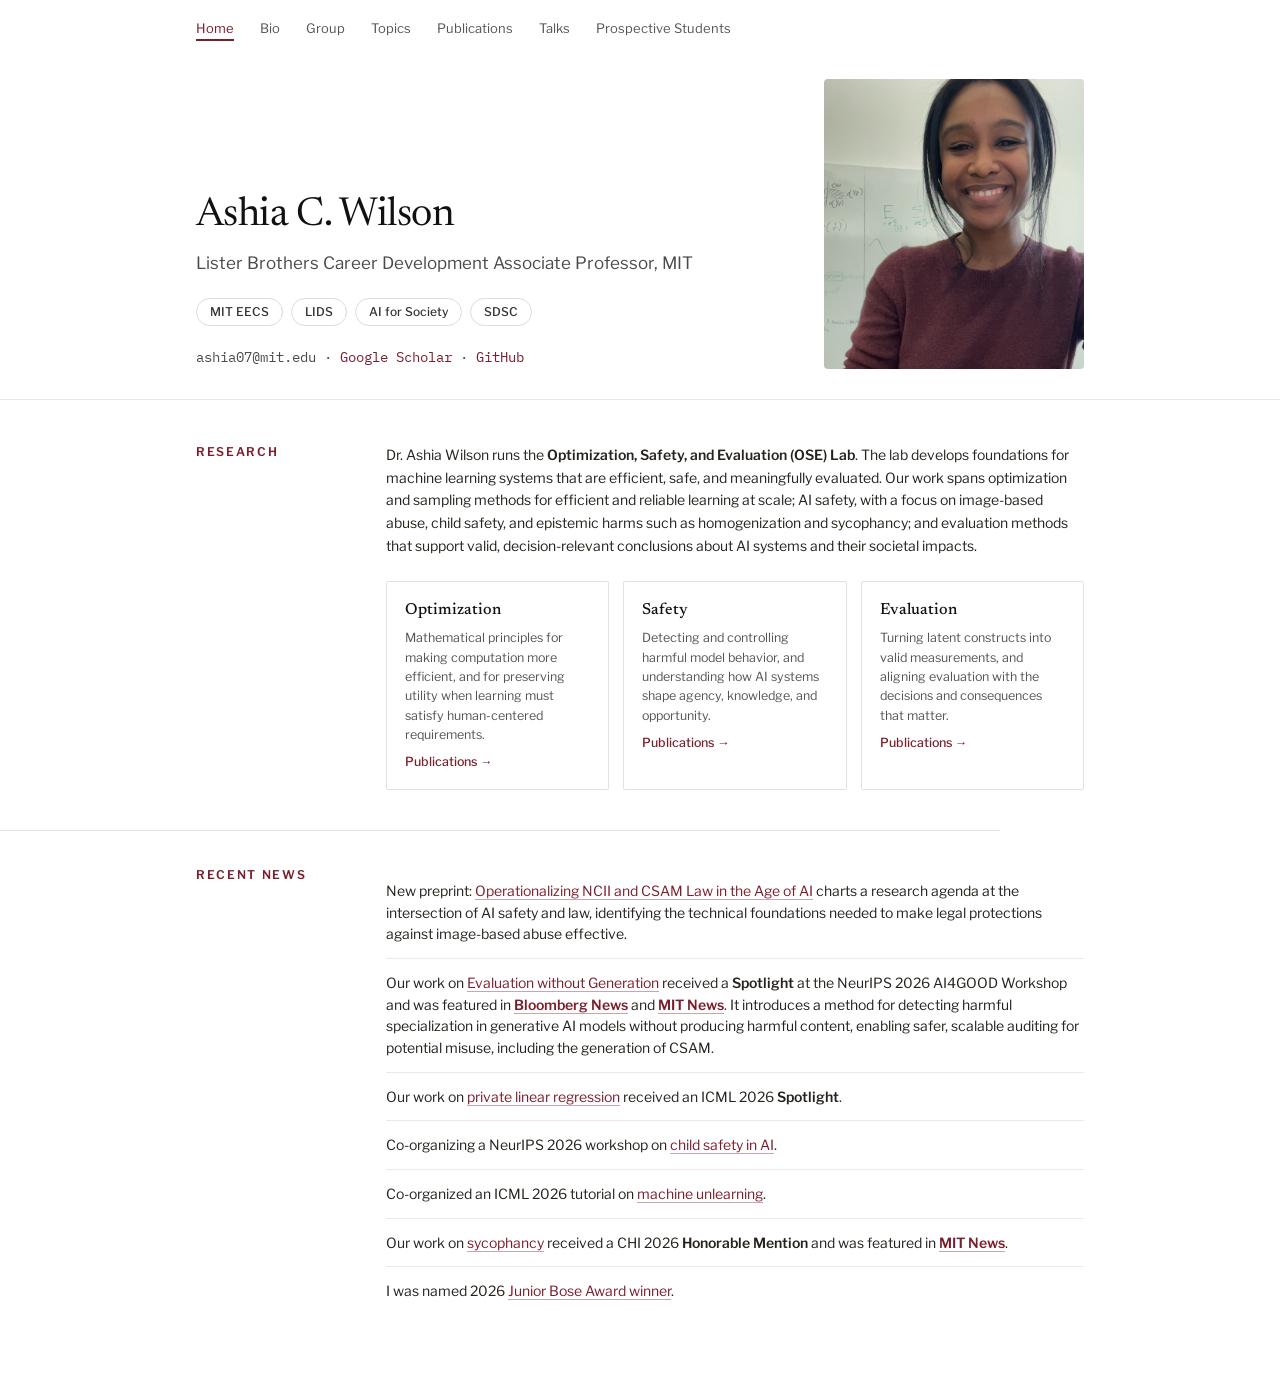
<file: index.html>
<!DOCTYPE html>
<html lang="en">
<head>
  <meta charset="UTF-8">
  <meta name="viewport" content="width=device-width, initial-scale=1.0">
  <title>Ashia C. Wilson - MIT Professor | Machine Learning & Statistics</title>
  <meta name="description" content="Ashia C. Wilson is a Lister Brothers Career Development Associate Professor at MIT EECS researching optimization, safety, evaluation, privacy, and fairness in machine learning.">
  <link rel="icon" type="image/x-icon" href="assets/icons/favicon.ico">
  <link rel="preconnect" href="https://fonts.googleapis.com">
  <link rel="preconnect" href="https://fonts.gstatic.com" crossorigin>
  <link href="https://fonts.googleapis.com/css2?family=Libre+Franklin:wght@300;400;500;600;700&family=Newsreader:ital,opsz,wght@0,6..72,300;0,6..72,400;0,6..72,500;1,6..72,400&family=IBM+Plex+Mono:wght@400;500&display=swap" rel="stylesheet">
  <link rel="stylesheet" href="assets/site.css">
</head>
<body>
  <div class="page-wrapper">
    <!-- Dark Hero Section -->
    <header class="hero-dark">
      <nav class="top-nav">
        <div class="site-title">Ashia C. Wilson</div>
        <div class="nav-links">
          <a href="index.html" class="nav-link active">Home</a>
          <a href="bio.html" class="nav-link">Bio</a>
          <a href="group.html" class="nav-link">Group</a>
          <a href="research.html" class="nav-link">Topics</a>
          <a href="publications.html" class="nav-link">Publications</a>
          <a href="talks.html" class="nav-link">Talks</a>
          <a href="new_students.html" class="nav-link">Prospective Students</a>
        </div>
      </nav>

      <div class="hero-content">
        <div class="hero-text">
          <h1>Ashia C. Wilson</h1>
          <p class="hero-subtitle">Lister Brothers Career Development Associate Professor, MIT</p>
          <div class="affiliation-tags">
            <a href="https://www.eecs.mit.edu/" target="_blank" rel="noopener noreferrer" class="tag">MIT EECS</a>
            <a href="https://lids.mit.edu/" target="_blank" rel="noopener noreferrer" class="tag">LIDS</a>
            <a href="https://aiforsociety.mit.edu/" target="_blank" rel="noopener noreferrer" class="tag">AI for Society</a>
            <a href="https://www.csail.mit.edu/sdsc" target="_blank" rel="noopener noreferrer" class="tag">SDSC</a>
          </div>
          <div class="contact-info">
            ashia07@mit.edu ·
            <a href="https://scholar.google.com/citations?hl=en&user=sV61CtsAAAAJ&view_op=list_works&sortby=pubdate" target="_blank" rel="noopener noreferrer">Google Scholar</a> ·
            <a href="https://github.com/aswilson07" target="_blank" rel="noopener noreferrer">GitHub</a>
          </div>
        </div>
        <div class="hero-image">
          <img src="assets/images/aw.png" alt="Ashia C. Wilson">
        </div>
      </div>
    </header>

    <!-- Main Content -->
    <main class="page-content-new">
      <!-- Research Section -->
      <section class="content-section">
        <div class="section-grid">
          <h2 class="section-label">Research</h2>
          <div class="section-body">
            <p class="lead-text">Dr. Ashia Wilson runs the <strong>Optimization, Safety, and Evaluation (OSE) Lab</strong>. The lab develops foundations for machine learning systems that are efficient, safe, and meaningfully evaluated. Our work spans optimization and sampling methods for efficient and reliable learning at scale; AI safety, with a focus on image-based abuse, child safety, and epistemic harms such as homogenization and sycophancy; and evaluation methods that support valid, decision-relevant conclusions about AI systems and their societal impacts.</p>

            <div class="research-cards">
              <a class="research-card" href="publications.html?filter=optimization">
                <div class="research-card-symbol">&nabla;</div>
                <h3>Optimization</h3>
                <p>Mathematical principles for making computation more efficient, and for preserving utility when learning must satisfy human-centered requirements.</p>
                <span class="research-card-more">Publications &rarr;</span>
              </a>
              <a class="research-card" href="publications.html?filter=safety">
                <div class="research-card-symbol">&#9670;</div>
                <h3>Safety</h3>
                <p>Detecting and controlling harmful model behavior, and understanding how AI systems shape agency, knowledge, and opportunity.</p>
                <span class="research-card-more">Publications &rarr;</span>
              </a>
              <a class="research-card" href="publications.html?filter=evaluation">
                <div class="research-card-symbol">&#10003;</div>
                <h3>Evaluation</h3>
                <p>Turning latent constructs into valid measurements, and aligning evaluation with the decisions and consequences that matter.</p>
                <span class="research-card-more">Publications &rarr;</span>
              </a>
            </div>
          </div>
        </div>
      </section>

      <div class="section-divider"></div>

      <!-- Recent News Section -->
      <section class="content-section">
        <div class="section-grid">
          <h2 class="section-label">Recent News</h2>
          <div class="section-body">
            <div class="news-list">
              <p class="news-item">New preprint: <a href="https://arxiv.org/abs/2611.07831" target="_blank" rel="noopener noreferrer">Operationalizing NCII and CSAM Law in the Age of AI</a> charts a research agenda at the intersection of AI safety and law, identifying the technical foundations needed to make legal protections against image-based abuse effective.</p>
              <p class="news-item">Our work on <a href="https://arxiv.org/abs/2604.25119" target="_blank" rel="noopener noreferrer">Evaluation without Generation</a> received a <strong>Spotlight</strong> at the NeurIPS 2026 AI4GOOD Workshop and was featured in <a href="https://www.bloomberg.com/features/2026-open-source-ai-models-fuel-csam/" target="_blank" rel="noopener noreferrer"><strong>Bloomberg News</strong></a> and <a href="https://news.mit.edu/2026/new-method-keeps-kids-safe-from-illegal-ai-generated-content-0713" target="_blank" rel="noopener noreferrer"><strong>MIT News</strong></a>. It introduces a method for detecting harmful specialization in generative AI models without producing harmful content, enabling safer, scalable auditing for potential misuse, including the generation of CSAM.</p>
              <p class="news-item">Our work on <a href="https://arxiv.org/pdf/2601.07545" target="_blank" rel="noopener noreferrer">private linear regression</a> received an ICML 2026 <strong>Spotlight</strong>.</p>
              <p class="news-item">Co-organizing a NeurIPS 2026 workshop on <a href="https://childsafety-ai.github.io/" target="_blank" rel="noopener noreferrer">child safety in AI</a>.</p>
              <p class="news-item">Co-organized an ICML 2026 tutorial on <a href="https://unlearning-tutorial.github.io/" target="_blank" rel="noopener noreferrer">machine unlearning</a>.</p>
              <p class="news-item">Our work on <a href="https://arxiv.org/pdf/2509.12517" target="_blank" rel="noopener noreferrer">sycophancy</a> received a CHI 2026 <strong>Honorable Mention</strong> and was featured in <a href="https://news.mit.edu/2026/personalization-features-can-make-llms-more-agreeable-0218" target="_blank" rel="noopener noreferrer"><strong>MIT News</strong></a>.</p>
              <p class="news-item news-item-last">I was named 2026 <a href="https://engineering.mit.edu/news/ashia-wilson-named-junior-bose-award-winner" target="_blank" rel="noopener noreferrer">Junior Bose Award winner</a>.</p>
            </div>
          </div>
        </div>
      </section>
    </main>

    <!-- Footer -->
    <footer class="footer-new">
      © 2026 Ashia C. Wilson
    </footer>
  </div>

  <script src="assets/site.js"></script>
</body>
</html>
</file>
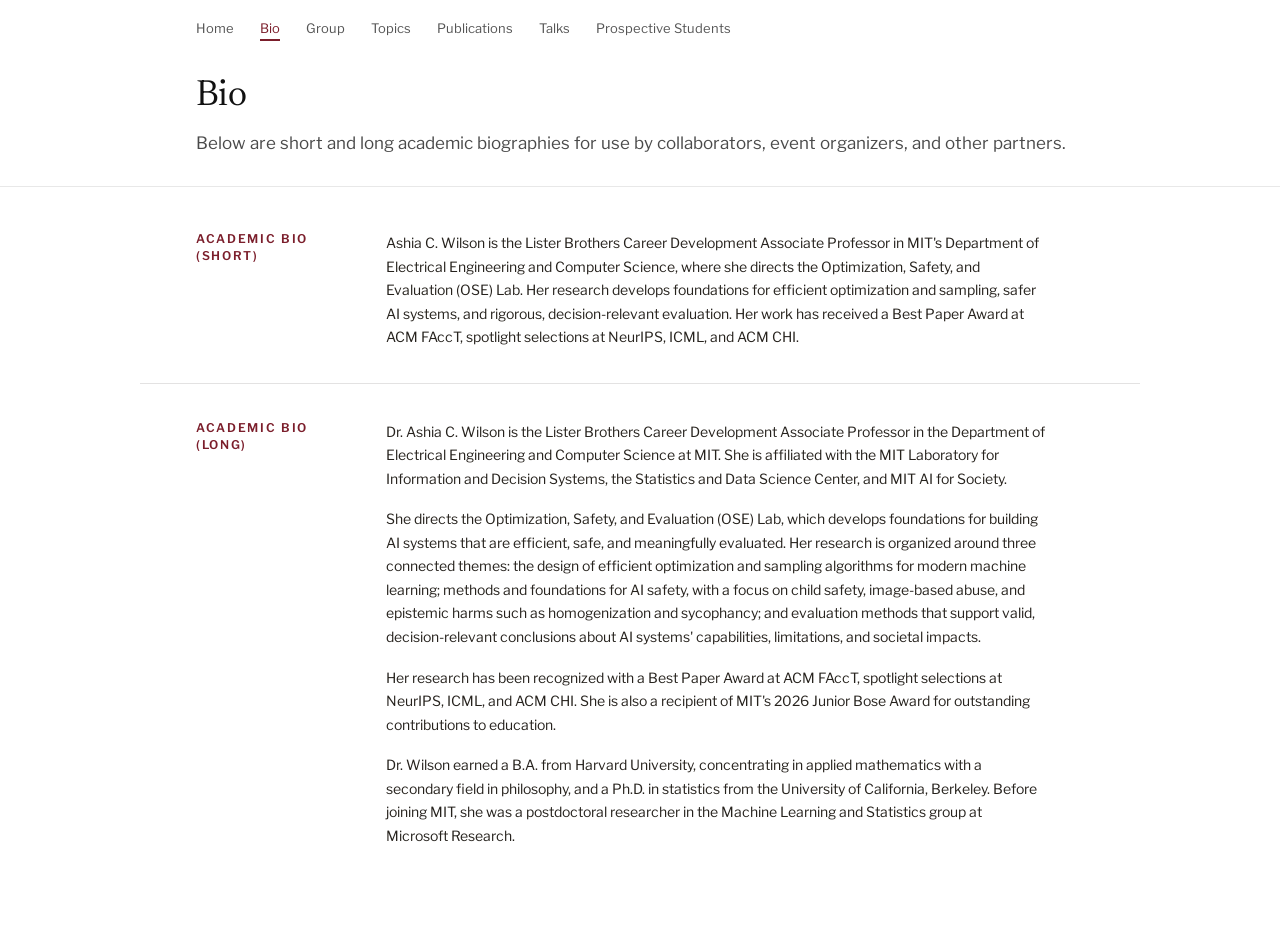
<file: bio.html>
<!DOCTYPE html>
<html lang="en">
<head>
  <meta charset="UTF-8">
  <meta name="viewport" content="width=device-width, initial-scale=1.0">
  <title>Bio | Ashia C. Wilson</title>
  <link rel="icon" href="assets/icons/favicon.ico">
  <link rel="preconnect" href="https://fonts.googleapis.com">
  <link rel="preconnect" href="https://fonts.gstatic.com" crossorigin>
  <link href="https://fonts.googleapis.com/css2?family=Libre+Franklin:wght@300;400;500;600;700&family=Newsreader:ital,opsz,wght@0,6..72,300;0,6..72,400;0,6..72,500;1,6..72,400&family=IBM+Plex+Mono:wght@400;500&display=swap" rel="stylesheet">
  <link rel="stylesheet" href="assets/site.css">
</head>
<body>
  <div class="page-wrapper">
    <!-- Page Hero -->
    <header class="page-hero">
      <nav class="top-nav">
        <div class="site-title">Ashia C. Wilson</div>
        <div class="nav-links">
          <a href="index.html" class="nav-link">Home</a>
          <a href="bio.html" class="nav-link active">Bio</a>
          <a href="group.html" class="nav-link">Group</a>
          <a href="research.html" class="nav-link">Topics</a>
          <a href="publications.html" class="nav-link">Publications</a>
          <a href="talks.html" class="nav-link">Talks</a>
          <a href="new_students.html" class="nav-link">Prospective Students</a>
        </div>
      </nav>
      <div class="page-hero-content">
        <h1>Bio</h1>
        <p class="page-description">Below are short and long academic biographies for use by collaborators, event organizers, and other partners.</p>
      </div>
    </header>

    <!-- Main Content -->
    <main class="page-content-new">
      <div class="bio-section">
        <h2>Academic Bio (Short)</h2>
        <p>Ashia C. Wilson is the Lister Brothers Career Development Associate Professor in MIT's Department of Electrical Engineering and Computer Science, where she directs the Optimization, Safety, and Evaluation (OSE) Lab. Her research develops foundations for efficient optimization and sampling, safer AI systems, and rigorous, decision-relevant evaluation. Her work has received a Best Paper Award at ACM FAccT, spotlight selections at NeurIPS, ICML, and ACM CHI.</p>
      </div>

      <div class="bio-section">
        <h2>Academic Bio (Long)</h2>
        <div class="bio-long">
          <p>Dr. Ashia C. Wilson is the Lister Brothers Career Development Associate Professor in the Department of Electrical Engineering and Computer Science at MIT. She is affiliated with the MIT Laboratory for Information and Decision Systems, the Statistics and Data Science Center, and MIT AI for Society.</p>
          <p>She directs the Optimization, Safety, and Evaluation (OSE) Lab, which develops foundations for building AI systems that are efficient, safe, and meaningfully evaluated. Her research is organized around three connected themes: the design of efficient optimization and sampling algorithms for modern machine learning; methods and foundations for AI safety, with a focus on child safety, image-based abuse, and epistemic harms such as homogenization and sycophancy; and evaluation methods that support valid, decision-relevant conclusions about AI systems' capabilities, limitations, and societal impacts.</p>
          <p>Her research has been recognized with a Best Paper Award at ACM FAccT, spotlight selections at NeurIPS, ICML, and ACM CHI. She is also a recipient of MIT's 2026 Junior Bose Award for outstanding contributions to education.</p>
          <p>Dr. Wilson earned a B.A. from Harvard University, concentrating in applied mathematics with a secondary field in philosophy, and a Ph.D. in statistics from the University of California, Berkeley. Before joining MIT, she was a postdoctoral researcher in the Machine Learning and Statistics group at Microsoft Research.</p>
        </div>
      </div>
    </main>

    <!-- Footer -->
    <footer class="footer-new">
      © 2026 Ashia C. Wilson
    </footer>
  </div>

  <script src="assets/site.js"></script>
</body>
</html>
</file>
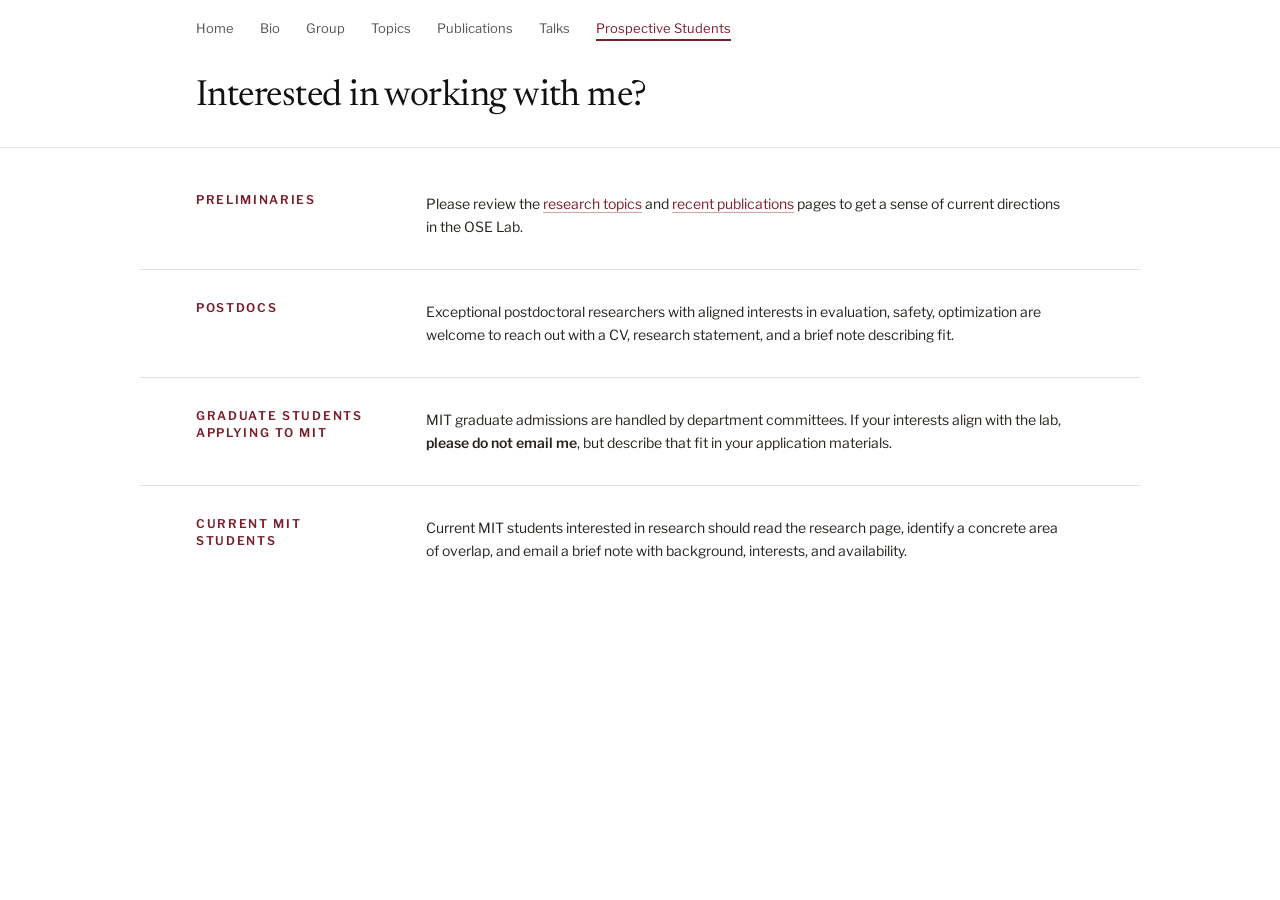
<file: new_students.html>
<!DOCTYPE html>
<html lang="en">
<head>
  <meta charset="UTF-8">
  <meta name="viewport" content="width=device-width, initial-scale=1.0">
  <title>Prospective Students | Ashia C. Wilson</title>
  <link rel="icon" href="assets/icons/favicon.ico">
  <link rel="preconnect" href="https://fonts.googleapis.com">
  <link rel="preconnect" href="https://fonts.gstatic.com" crossorigin>
  <link href="https://fonts.googleapis.com/css2?family=Libre+Franklin:wght@300;400;500;600;700&family=Newsreader:ital,opsz,wght@0,6..72,300;0,6..72,400;0,6..72,500;1,6..72,400&family=IBM+Plex+Mono:wght@400;500&display=swap" rel="stylesheet">
  <link rel="stylesheet" href="assets/site.css">
</head>
<body>
  <div class="page-wrapper">
    <!-- Page Hero -->
    <header class="page-hero">
      <nav class="top-nav">
        <div class="site-title">Ashia C. Wilson</div>
        <div class="nav-links">
          <a href="index.html" class="nav-link">Home</a>
          <a href="bio.html" class="nav-link">Bio</a>
          <a href="group.html" class="nav-link">Group</a>
          <a href="research.html" class="nav-link">Topics</a>
          <a href="publications.html" class="nav-link">Publications</a>
          <a href="talks.html" class="nav-link">Talks</a>
          <a href="new_students.html" class="nav-link active">Prospective Students</a>
        </div>
      </nav>
      <div class="page-hero-content">
        <h1>Interested in working with me?</h1>
      </div>
    </header>

    <!-- Main Content -->
    <main class="page-content-new">
      <div class="students-section">
        <h2>Preliminaries</h2>
        <p>Please review the <a href="research.html">research topics</a> and <a href="publications.html">recent publications</a> pages to get a sense of current directions in the OSE Lab.</p>
      </div>

      <div class="students-section">
        <h2>Postdocs</h2>
        <p>Exceptional postdoctoral researchers with aligned interests in evaluation, safety, optimization are welcome to reach out with a CV, research statement, and a brief note describing fit.</p>
      </div>

      <div class="students-section">
        <h2>Graduate students applying to MIT</h2>
        <p>MIT graduate admissions are handled by department committees. If your interests align with the lab, <strong>please do not email me</strong>, but describe that fit in your application materials.</p>
      </div>

      <div class="students-section">
        <h2>Current MIT students</h2>
        <p>Current MIT students interested in research should read the research page, identify a concrete area of overlap, and email a brief note with background, interests, and availability.</p>
      </div>
    </main>

    <!-- Footer -->
    <footer class="footer-new">
      © 2026 Ashia C. Wilson
    </footer>
  </div>

  <script src="assets/site.js"></script>
</body>
</html>
</file>
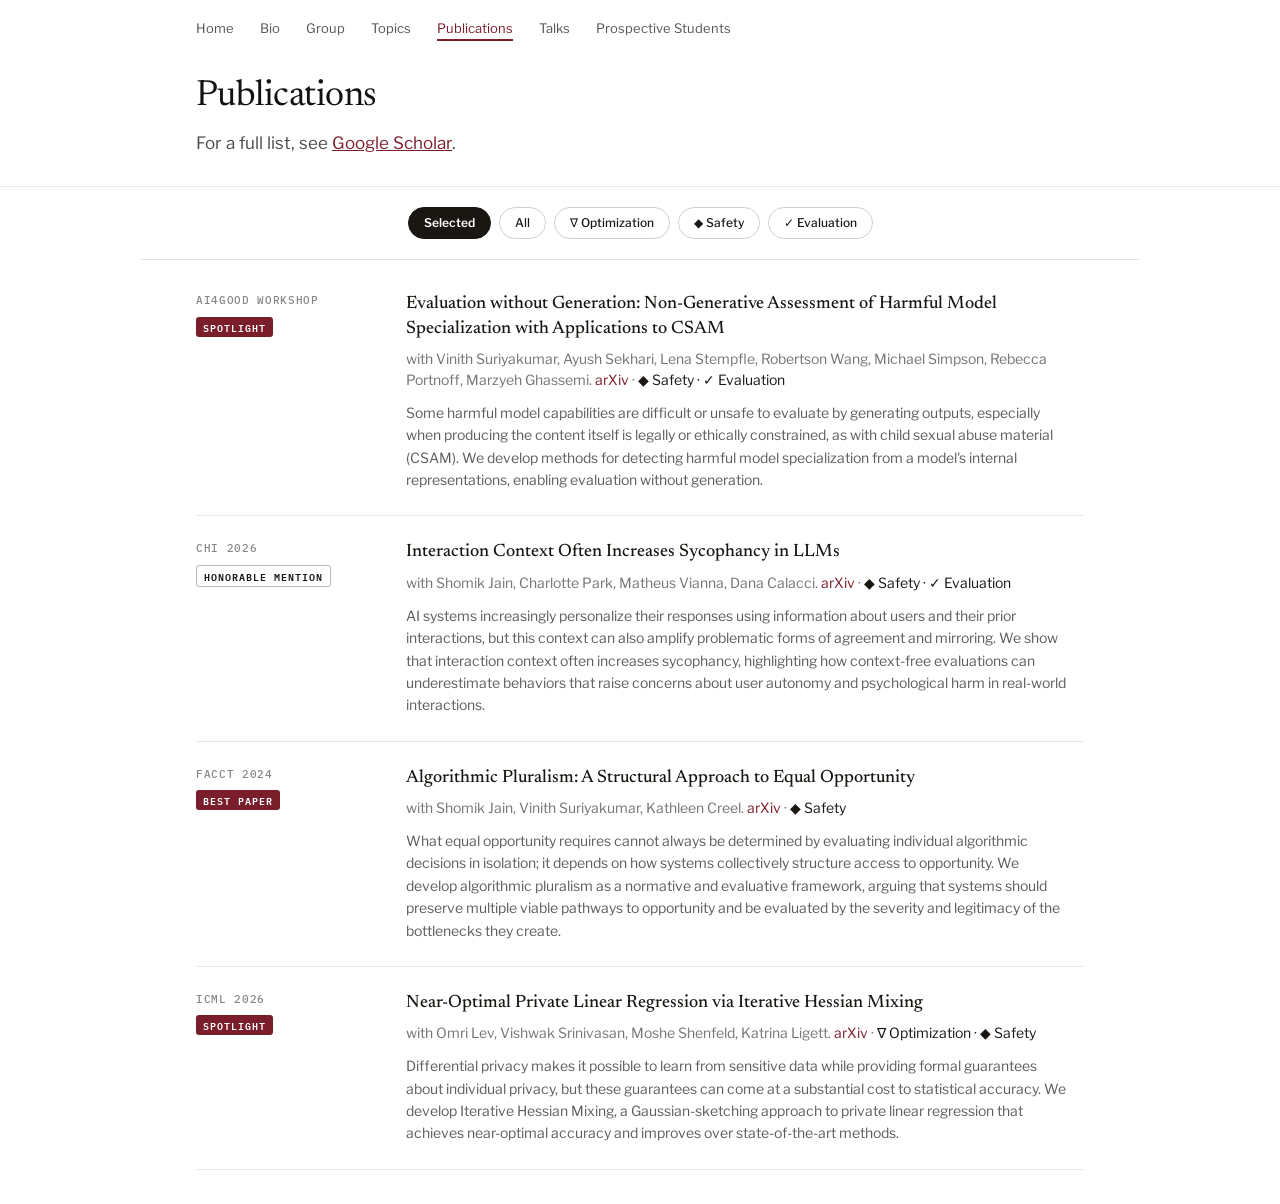
<file: publications.html>
<!DOCTYPE html>
<html lang="en">
<head>
  <meta charset="UTF-8">
  <meta name="viewport" content="width=device-width, initial-scale=1.0">
  <title>Publications | Ashia C. Wilson</title>
  <link rel="icon" href="assets/icons/favicon.ico">
  <link rel="preconnect" href="https://fonts.googleapis.com">
  <link rel="preconnect" href="https://fonts.gstatic.com" crossorigin>
  <link href="https://fonts.googleapis.com/css2?family=Libre+Franklin:wght@300;400;500;600;700&family=Newsreader:ital,opsz,wght@0,6..72,300;0,6..72,400;0,6..72,500;1,6..72,400&family=IBM+Plex+Mono:wght@400;500&display=swap" rel="stylesheet">
  <link rel="stylesheet" href="https://cdnjs.cloudflare.com/ajax/libs/font-awesome/6.5.1/css/all.min.css">
  <link rel="stylesheet" href="assets/site.css">
</head>
<body>
  <div class="page-wrapper">
    <!-- Page Hero -->
    <header class="page-hero">
      <nav class="top-nav">
        <div class="site-title">Ashia C. Wilson</div>
        <div class="nav-links">
          <a href="index.html" class="nav-link">Home</a>
          <a href="bio.html" class="nav-link">Bio</a>
          <a href="group.html" class="nav-link">Group</a>
          <a href="research.html" class="nav-link">Topics</a>
          <a href="publications.html" class="nav-link active">Publications</a>
          <a href="talks.html" class="nav-link">Talks</a>
          <a href="new_students.html" class="nav-link">Prospective Students</a>
        </div>
      </nav>
      <div class="page-hero-content">
        <h1>Publications</h1>
        <p class="page-description">For a full list, see <a href="https://scholar.google.com/citations?hl=en&user=sV61CtsAAAAJ&view_op=list_works&sortby=pubdate" target="_blank" rel="noopener noreferrer" style="color: oklch(0.82 0.12 70);">Google Scholar</a>.</p>
      </div>
    </header>

    <!-- Filter Bar -->
    <div style="background: #fff;">
      <div class="filter-bar">
        <button class="filter-button active" data-filter="selected">Selected</button>
        <button class="filter-button" data-filter="all">All</button>
        <button class="filter-button" data-filter="optimization">&nabla; Optimization</button>
        <button class="filter-button" data-filter="safety">&#9670; Safety</button>
        <button class="filter-button" data-filter="evaluation">&#10003; Evaluation</button>
      </div>
    </div>

    <!-- Shown only when the Evaluation filter is active -->
    <section class="evaluation-intro" id="evaluation-intro" aria-label="Evaluation research overview" hidden>
      <div class="topic-intro-inner">
        <div class="topic-intro-label">Evaluation</div>
        <p>Evaluation is an inference problem: observed behavior is evidence about capabilities and harms that cannot be measured directly. We develop metrics, scoring rules, and protocols that specify what is being measured, establish what the evidence can support about it, and tie those conclusions to the decisions and societal consequences that ultimately matter.</p>
      </div>
    </section>

    <!-- Shown only when the Optimization filter is active -->
    <section class="optimization-intro" id="optimization-intro" aria-label="Optimization research overview" hidden>
      <div class="topic-intro-inner">
        <div class="topic-intro-label">Optimization</div>
        <p>Optimization and sampling determine how models are trained and how uncertainty is quantified at scale. We study the geometric and dynamical structure these problems share, using it to design faster algorithms and to preserve accuracy when learning must operate under real constraints, such as privacy, limited computation, and reduced precision.</p>
      </div>
    </section>

    <!-- Shown only when the Safety filter is active -->
    <section class="safety-intro" id="safety-intro" aria-label="Safety research overview" hidden>
      <div class="topic-intro-inner">
        <div class="topic-intro-label">Safety</div>
        <p>AI systems increasingly mediate what people create, believe, and receive. We develop technical methods for detecting and controlling harmful model behavior, and mathematical, empirical, and normative frameworks for understanding how these systems shape human agency, epistemic diversity, and access to opportunity.</p>
      </div>
    </section>

    <!-- Publications List -->
    <div style="background: #fff;">
      <div class="publications-list">

        <!-- ============ EVALUATION GROUP 1 ============ -->
        <div class="pub-group pub-group-evaluation pub-group-lead">
          <div class="pub-group-head">
            <h2 class="pub-group-question">What are we trying to measure?</h2>
            <p class="pub-group-sub">Constructs and valid operationalizations.</p>
          </div>

          <div class="publication" data-tags="evaluation">
            <div class="pub-meta"><span class="pub-venue-plain">ICML 2026</span><a class="pub-venue-link" href="https://arxiv.org/pdf/2509.19590" target="_blank" rel="noopener noreferrer">ICML 2026</a></div>
            <div class="pub-content">
              <h3>Position: AI Evaluations Should be Grounded on a Theory of Capability</h3>
              <p class="pub-authors pub-authors-flat">with Nathan Jo. <a href="https://arxiv.org/pdf/2509.19590">arXiv</a> &middot; <span class="pub-topic">&#10003; Evaluation</span></p>
              <p class="pub-authors pub-authors-grouped">with Nathan Jo</p>
              <p class="pub-description pub-description-flat">Benchmark scores are often treated as direct measurements of what an AI system can do, but interpreting performance as evidence of capability requires assumptions about how an underlying capability produces observed behavior. We argue that evaluations should make this inferential step explicit by beginning with a theory of capability and developing methods that quantify uncertainty about the capability being measured.</p>
              <p class="pub-description pub-description-grouped">Benchmark scores are often treated as direct measurements of what an AI system can do, but interpreting performance as evidence of capability requires assumptions about how a latent capability produces observed behavior. We argue that evaluations should make this inferential step explicit by beginning with a theory of capability and developing methods that quantify uncertainty about the capability being measured.</p>
            </div>
          </div>

          <div class="publication" data-tags="evaluation">
            <div>
              <div class="pub-meta"><span class="pub-venue-plain">NEURIPS BIALIGN WORKSHOP 2026</span><a class="pub-venue-link" href="https://arxiv.org/pdf/2604.21827" target="_blank" rel="noopener noreferrer">NEURIPS BIALIGN WORKSHOP 2026</a></div>
              <div class="pub-badge" style="margin-top: 5px;">ORAL</div>
              <div class="pub-meta" style="margin-top: 14px; padding-top: 10px; border-top: 1px solid rgba(26, 23, 19, 0.12);"><span class="pub-venue-plain">ICLR HCAIR WORKSHOP</span><a class="pub-venue-link" href="https://arxiv.org/pdf/2604.21827" target="_blank" rel="noopener noreferrer">ICLR HCAIR WORKSHOP</a></div>
            </div>
            <div class="pub-content">
              <h3>Position: Alignment has a Fantasia Problem</h3>
              <p class="pub-authors pub-authors-flat">with Nathanael Jo, Zoe De Simone, Mitchell Gordon. <a href="https://arxiv.org/pdf/2604.21827">arXiv</a> &middot; <span class="pub-topic">&#10003; Evaluation</span></p>
              <p class="pub-authors pub-authors-grouped">with Nathanael Jo, Zoe De Simone, Mitchell Gordon</p>
              <p class="pub-description pub-description-flat">AI assistants are typically evaluated by how well they satisfy a user&rsquo;s request, but users often approach complex tasks before their goals and intentions are fully formed. We argue that effective assistance should instead account for the user&rsquo;s evolving cognitive process, motivating evaluations that ask not only whether a task was completed, but whether the system preserved appropriate human judgment and agency throughout the interaction.</p>
              <p class="pub-description pub-description-grouped">AI assistants are typically evaluated by whether they satisfy a user&rsquo;s request, but this operationalization assumes that users enter complex tasks with fixed and fully formed goals. We argue that successful assistance should instead be defined in relation to the user&rsquo;s evolving cognitive process, including whether the system preserves appropriate human judgment and agency.</p>
            </div>
          </div>
        </div>

        <!-- ============ EVALUATION GROUP 2 ============ -->
        <div class="pub-group pub-group-evaluation">
          <div class="pub-group-head">
            <h2 class="pub-group-question">What does the evidence establish?</h2>
            <p class="pub-group-sub">Context dependence, robustness, and the limits of inference.</p>
          </div>

          <div class="publication" data-tags="safety evaluation selected">
            <div>
              <div class="pub-meta"><span class="pub-venue-plain">AI4GOOD WORKSHOP</span><a class="pub-venue-link" href="https://arxiv.org/abs/2604.25119" target="_blank" rel="noopener noreferrer">AI4GOOD WORKSHOP</a></div>
              <div class="pub-badge">SPOTLIGHT</div>
            </div>
            <div class="pub-content">
              <h3>Evaluation without Generation<span class="pub-title-rest">: Non-Generative Assessment of Harmful Model Specialization with Applications to CSAM</span></h3>
              <p class="pub-authors pub-authors-flat">with Vinith Suriyakumar, Ayush Sekhari, Lena Stempfle, Robertson Wang, Michael Simpson, Rebecca Portnoff, Marzyeh Ghassemi. <a href="https://arxiv.org/abs/2604.25119">arXiv</a> &middot; <span class="pub-topic">&#9670; Safety &middot; &#10003; Evaluation</span></p>
              <p class="pub-authors pub-authors-grouped">with Vinith Suriyakumar, Ayush Sekhari, Lena Stempfle, Robertson Wang, Michael Simpson, Rebecca Portnoff, Marzyeh Ghassemi</p>
              <p class="pub-description pub-description-flat">Some harmful model capabilities are difficult or unsafe to evaluate by generating outputs, especially when producing the content itself is legally or ethically constrained, as with child sexual abuse material (CSAM). We develop methods for detecting harmful model specialization from a model's internal representations, enabling evaluation without generation.</p>
              <p class="pub-description pub-description-grouped">Some harmful model capabilities cannot be safely or lawfully evaluated by generating outputs, making the usual behavioral evidence unavailable. We develop Evaluation without Generation, the first machine-learning screening method evaluated on CSAM-specialized LoRAs found in the wild, detecting harmful model specialization without generating or inspecting CSAM.</p>
            </div>
          </div>

          <div class="publication" data-tags="evaluation">
            <div class="pub-meta">NEURIPS 2026</div>
            <div class="pub-content">
              <h3>When Are Semivalue-Based Decisions Identifiable? Robust Data Selection under Utility Ambiguity</h3>
              <p class="pub-authors pub-authors-flat">with Hannah Diehl, Justin Steil &middot; <span class="pub-topic">&#10003; Evaluation</span></p>
              <p class="pub-authors pub-authors-grouped">with Hannah Diehl, Justin Steil</p>
              <p class="pub-description">Shapley values and other semivalues are often used to rank training examples for data selection, but these rankings can depend on arbitrary choices in how model utility is specified. We characterize when the resulting selection decisions are invariant to this utility ambiguity, and develop algorithms that either certify robustness or produce explicit witnesses showing that the selected data are not uniquely determined by the underlying task.</p>
            </div>
          </div>

          <div class="publication" data-tags="safety evaluation selected">
            <div>
              <div class="pub-meta"><span class="pub-venue-plain">CHI 2026</span><a class="pub-venue-link" href="https://arxiv.org/pdf/2509.12517" target="_blank" rel="noopener noreferrer">CHI 2026</a></div>
              <div class="pub-badge outline">HONORABLE MENTION</div>
            </div>
            <div class="pub-content">
              <h3>Interaction Context Often Increases Sycophancy in LLMs</h3>
              <p class="pub-authors pub-authors-flat">with Shomik Jain, Charlotte Park, Matheus Vianna, Dana Calacci. <a href="https://arxiv.org/pdf/2509.12517">arXiv</a> &middot; <span class="pub-topic">&#9670; Safety &middot; &#10003; Evaluation</span></p>
              <p class="pub-authors pub-authors-grouped">with Shomik Jain, Charlotte Park, Matheus Vianna, Dana Calacci</p>
              <p class="pub-description pub-description-flat">AI systems increasingly personalize their responses using information about users and their prior interactions, but this context can also amplify problematic forms of agreement and mirroring. We show that interaction context often increases sycophancy, highlighting how context-free evaluations can underestimate behaviors that raise concerns about user autonomy and psychological harm in real-world interactions.</p>
              <p class="pub-description pub-description-grouped">Context-free evaluations treat behavior observed on isolated prompts as evidence of how a system will behave during interaction, but information about the user and prior exchanges can change the behavior being measured. We show that interaction context often increases sycophancy, demonstrating that context-free protocols can systematically understate risks to truthfulness and user autonomy.</p>
            </div>
          </div>

          <div class="publication" data-tags="safety evaluation">
            <div class="pub-meta"><span class="pub-venue-plain">TMLR 2026</span><a class="pub-venue-link" href="https://arxiv.org/pdf/2410.08074" target="_blank" rel="noopener noreferrer">TMLR 2026</a></div>
            <div class="pub-content">
              <h3>Unstable Unlearning<span class="pub-title-rest">: The Hidden Risk of Concept Resurgence in Diffusion Models</span></h3>
              <p class="pub-authors pub-authors-flat">with Vinith Suriyakumar, Rohan Alur, Ayush Sekhari, Manish Raghavan. <a href="https://arxiv.org/pdf/2410.08074">arXiv</a> &middot; <span class="pub-topic">&#9670; Safety &middot; &#10003; Evaluation</span></p>
              <p class="pub-authors pub-authors-grouped">with Vinith Suriyakumar, Rohan Alur, Ayush Sekhari, Manish Raghavan</p>
              <p class="pub-description pub-description-flat">Machine unlearning methods are typically evaluated immediately after a concept has been removed, implicitly treating successful forgetting as a static property of the model. We show that subsequent benign fine-tuning can cause supposedly unlearned concepts to reappear, revealing that evaluations of unlearning must test whether safety interventions remain effective under realistic sequences of model updates.</p>
              <p class="pub-description pub-description-grouped">Unlearning is commonly evaluated immediately after an intervention, implicitly treating successful suppression as evidence of durable forgetting. We show that subsequent benign fine-tuning can cause unlearned concepts to reappear for diffusion models, demonstrating that evaluations must test whether safety properties persist through realistic sequences of model updates.</p>
            </div>
          </div>

          <div class="publication" data-tags="evaluation">
            <div class="pub-meta"><span class="pub-venue-plain">TMLR 2026</span><a class="pub-venue-link" href="https://openreview.net/pdf?id=1kYIBaXCG8" target="_blank" rel="noopener noreferrer">TMLR 2026</a></div>
            <div class="pub-content">
              <h3>Influence Estimation in Statistical Models Using the Fisher Information Matrix</h3>
              <p class="pub-authors pub-authors-flat">with Omri Lev. <a href="https://openreview.net/pdf?id=1kYIBaXCG8">paper</a> &middot; <span class="pub-topic">&#10003; Evaluation</span></p>
              <p class="pub-authors pub-authors-grouped">with Omri Lev</p>
              <p class="pub-description">Influence functions estimate how perturbations to training data affect a learned model, but widely used Fisher-information-based approximations have lacked a clear account of when they are accurate. We characterize the asymptotic accuracy of Fisher-based influence estimators, compare them with Hessian-based methods, and extend the analysis to learning problems with nondifferentiable regularization.</p>
            </div>
          </div>
        </div>

        <!-- ============ EVALUATION GROUP 3 ============ -->
        <div class="pub-group pub-group-evaluation">
          <div class="pub-group-head">
            <h2 class="pub-group-question">What outcomes actually matter?</h2>
            <p class="pub-group-sub">Decision-relevant metrics and downstream consequences.</p>
          </div>

          <div class="publication" data-tags="evaluation">
            <div class="pub-meta"><span class="pub-venue-plain">AISTATS 2026</span><a class="pub-venue-link" href="https://arxiv.org/pdf/2504.04528" target="_blank" rel="noopener noreferrer">AISTATS 2026</a></div>
            <div class="pub-content">
              <h3>A Consequentialist Critique of Binary Classification Evaluation<span class="pub-title-rest">: Theory, Practice, and Tools</span></h3>
              <p class="pub-authors pub-authors-flat">with Gerardo Flores, Abby Schiff, Alyssa Smith, Julia Fukuyama. <a href="https://arxiv.org/pdf/2504.04528">arXiv</a> &middot; <span class="pub-topic">&#10003; Evaluation</span></p>
              <p class="pub-authors pub-authors-grouped">with Gerardo Flores, Abby Schiff, Alyssa Smith, Julia Fukuyama</p>
              <p class="pub-description pub-description-flat">Classification models are often compared using fixed thresholds or aggregate metrics that can be poorly matched to how their predictions will actually be used. We develop a decision-theoretic framework for choosing evaluation metrics based on the downstream consequences of prediction, showing how properties of the deployment setting determine which measures meaningfully distinguish between models.</p>
              <p class="pub-description pub-description-grouped">Classification models are often compared using accuracy, AUC, or fixed thresholds, even when those metrics are poorly matched to how predictions will actually be used. We develop a decision-theoretic framework that derives evaluation metrics from downstream consequences, showing how the deployment setting determines which distinctions between models matter.</p>
            </div>
          </div>

          <div class="publication" data-tags="evaluation">
            <div class="pub-meta"><span class="pub-venue-plain">AISTATS OPTIMAL WORKSHOP 2026</span><a class="pub-venue-link" href="https://arxiv.org/pdf/2605.01936" target="_blank" rel="noopener noreferrer">AISTATS OPTIMAL WORKSHOP 2026</a></div>
            <div class="pub-content">
              <h3>Pandora's Regret: A Proper Scoring Rule for Evaluating Sequential Search</h3>
              <p class="pub-authors pub-authors-flat">with Gerardo Flores, Yash Deshpande, Jannis R. Brea. <a href="https://arxiv.org/pdf/2605.01936">arXiv</a> &middot; <span class="pub-topic">&#10003; Evaluation</span></p>
              <p class="pub-authors pub-authors-grouped">with Gerardo Flores, Yash Deshpande, Jannis R. Brea</p>
              <p class="pub-description pub-description-flat">Standard classification metrics evaluate predictions independently, even when predictions are used to determine the order in which alternatives are searched or tested. We develop Pandora&rsquo;s Regret, a proper scoring rule derived from the downstream cost of sequential search, aligning model evaluation with the decisions that predictions ultimately support.</p>
              <p class="pub-description pub-description-grouped">Standard scoring rules evaluate predictions independently, but predictions used for sequential search matter through the order and cost of the resulting search process. We develop Pandora&rsquo;s Regret, a proper scoring rule derived from downstream search costs, aligning model evaluation with the decision problem that predictions support.</p>
            </div>
          </div>

          <div class="publication" data-tags="evaluation">
            <div class="pub-meta"><span class="pub-venue-plain">NEURIPS 2025</span><a class="pub-venue-link" href="https://arxiv.org/pdf/2506.14540" target="_blank" rel="noopener noreferrer">NEURIPS 2025</a></div>
            <div class="pub-content">
              <h3>Aligning Evaluation with Clinical Priorities<span class="pub-title-rest">: Calibration, Label Shift, and Error Costs</span></h3>
              <p class="pub-authors pub-authors-flat">with Gerardo Flores, Alyssa Smith, Julia Fukuyama. <a href="https://arxiv.org/pdf/2506.14540">arXiv</a> &middot; <span class="pub-topic">&#10003; Evaluation</span></p>
              <p class="pub-authors pub-authors-grouped">with Gerardo Flores, Alyssa Smith, Julia Fukuyama</p>
              <p class="pub-description pub-description-flat">Clinical prediction systems operate under changing disease prevalence and asymmetric costs of different errors, yet common metrics such as accuracy and AUC can ignore these deployment realities. We develop a decision-theoretic evaluation framework that incorporates calibration, label shift, and clinically meaningful error costs, enabling model comparisons that better reflect the conditions and priorities of real clinical use.</p>
              <p class="pub-description pub-description-grouped">Accuracy and AUC can obscure calibration, label shift, and asymmetric error costs that determine clinical value. Building on the theory of proper scoring rules, we derive new bounded, cost-sensitive log scores that connect calibration to decision performance across clinically relevant ranges of class prevalence, providing principled metrics for comparing models under uncertain deployment conditions.</p>
            </div>
          </div>

          <div class="publication" data-tags="safety evaluation selected">
            <div>
              <div class="pub-meta"><span class="pub-venue-plain">FACCT 2024</span><a class="pub-venue-link" href="https://arxiv.org/pdf/2305.08157.pdf" target="_blank" rel="noopener noreferrer">FACCT 2024</a></div>
              <div class="pub-badge">BEST PAPER</div>
            </div>
            <div class="pub-content">
              <h3>Algorithmic Pluralism: A Structural Approach to Equal Opportunity</h3>
              <p class="pub-authors pub-authors-flat">with Shomik Jain, Vinith Suriyakumar, Kathleen Creel. <a href="https://arxiv.org/pdf/2305.08157.pdf">arXiv</a> &middot; <span class="pub-topic">&#9670; Safety</span></p>
              <p class="pub-authors pub-authors-grouped">with Shomik Jain, Vinith Suriyakumar, Kathleen Creel</p>
              <p class="pub-description pub-description-flat">What equal opportunity requires cannot always be determined by evaluating individual algorithmic decisions in isolation; it depends on how systems collectively structure access to opportunity. We develop algorithmic pluralism as a normative and evaluative framework, arguing that systems should preserve multiple viable pathways to opportunity and be evaluated by the severity and legitimacy of the bottlenecks they create.</p>
              <p class="pub-description pub-description-grouped">Equal opportunity cannot always be evaluated from individual decisions in isolation because multiple systems collectively determine which pathways to opportunity remain available. We develop algorithmic pluralism as a framework for evaluating the diversity and legitimacy of these pathways, shifting attention from isolated predictions to the structural bottlenecks created by an algorithmic ecosystem.</p>
            </div>
          </div>

          <div class="publication" data-tags="safety evaluation">
            <div class="pub-meta"><span class="pub-venue-plain">FACCT 2025</span><a class="pub-venue-link" href="https://arxiv.org/pdf/2503.16621v1" target="_blank" rel="noopener noreferrer">FACCT 2025</a></div>
            <div class="pub-content">
              <h3>Allocation Multiplicity: Evaluating the Promises of the Rashomon Set</h3>
              <p class="pub-authors pub-authors-flat">with Shomik Jain, Margaret Wang, Kathleen Creel. <a href="https://arxiv.org/pdf/2503.16621v1">arXiv</a> &middot; <span class="pub-topic">&#9670; Safety &middot; &#10003; Evaluation</span></p>
              <p class="pub-authors pub-authors-grouped">with Shomik Jain, Margaret Wang, Kathleen Creel</p>
              <p class="pub-description pub-description-flat">When many models perform equally well, model multiplicity is often taken to imply greater flexibility, fairness, or diversity in downstream decisions. We show that multiplicity in predictive models need not translate into multiplicity in the allocations that ultimately matter, motivating evaluation at the level of downstream opportunities rather than model predictions alone.</p>
              <p class="pub-description pub-description-grouped">Model multiplicity is often used as evidence that decision-makers have meaningful flexibility among equally accurate models, but differences between models need not produce differences in allocations. We show that evaluation must examine the opportunities people actually receive, distinguishing predictive multiplicity from allocation multiplicity.</p>
            </div>
          </div>

          <div class="publication" data-tags="evaluation safety">
            <div class="pub-meta"><span class="pub-venue-plain">FACCT 2026</span><a class="pub-venue-link" href="https://facctconference.org/2026/acceptedpapers.html" target="_blank" rel="noopener noreferrer">FACCT 2026</a></div>
            <div class="pub-content">
              <h3>Impacts of Semivalue-Based Data Curation on Fair Machine Learning Outcomes</h3>
              <p class="pub-authors pub-authors-flat">with Hannah Diehl, Justin Steil. <a href="https://facctconference.org/2026/acceptedpapers.html" target="_blank" rel="noopener noreferrer">paper</a> &middot; <span class="pub-topic">&#10003; Evaluation &middot; &#9670; Safety</span></p>
              <p class="pub-authors pub-authors-grouped">with Hannah Diehl, Justin Steil</p>
              <p class="pub-description pub-description-flat">Data-valuation methods are often evaluated through aggregate model performance, even though using those values to curate training data can redistribute errors and benefits across groups. We study how semivalue-based curation affects predictive performance and fairness, evaluating data-selection methods through the downstream outcomes they produce.</p>
              <p class="pub-description pub-description-grouped">Data-valuation methods are often evaluated through aggregate model performance, even though using those values to curate training data can redistribute errors and benefits across groups. We study how semivalue-based curation affects predictive performance and fairness, evaluating data-selection methods through the downstream outcomes they produce.</p>
            </div>
          </div>
        </div>

        <!-- ============ OPTIMIZATION GROUP 1 ============ -->
        <div class="pub-group pub-group-optimization pub-group-lead">
          <div class="pub-group-head">
            <h2 class="pub-group-question">How do models learn efficiently?</h2>
            <p class="pub-group-sub">Geometry and dynamics for optimization and sampling.</p>
          </div>

        <div class="publication" data-tags="optimization">
          <div class="pub-meta"><span class="pub-venue-plain">COLT 2026</span><a class="pub-venue-link" href="https://arxiv.org/pdf/2606.17260" target="_blank" rel="noopener noreferrer">COLT 2026</a></div>
          <div class="pub-content">
            <h3>Accelerated Convex Optimization via Hamiltonian Dynamics with Deterministic Integration Time</h3>
            <p class="pub-authors pub-authors-flat">with Xiuyuan Wang, Vishwak Srinivasan, Qiang Fu, Siddharth Mitra, Andre Wibisono. <a href="https://arxiv.org/pdf/2606.17260">arXiv</a> &middot; <span class="pub-topic">&nabla; Optimization</span></p>
            <p class="pub-authors pub-authors-grouped">with Xiuyuan Wang, Vishwak Srinivasan, Qiang Fu, Siddharth Mitra, Andre Wibisono</p>
            <p class="pub-description">Optimization and sampling are closely connected through the continuous-time dynamics that underlie their algorithms. We show that Hamiltonian dynamics, a central tool in modern sampling, can also serve as a primitive for deterministic accelerated optimization by exploiting contraction of averaged trajectories, yielding practical algorithms with optimal first-order complexity.</p>
          </div>
        </div>

        <div class="publication" data-tags="optimization">
          <div class="pub-meta"><span class="pub-venue-plain">ICLR 2025</span><a class="pub-venue-link" href="https://arxiv.org/pdf/2408.13150" target="_blank" rel="noopener noreferrer">ICLR 2025</a></div>
          <div class="pub-content">
            <h3>Adaptive Backtracking Line Search</h3>
            <p class="pub-authors pub-authors-flat">with Laurent Lessard, Joao Cavalcanti. <a href="https://arxiv.org/pdf/2408.13150">arXiv</a> &middot; <span class="pub-topic">&nabla; Optimization</span></p>
            <p class="pub-authors pub-authors-grouped">with Laurent Lessard, Joao Cavalcanti</p>
            <p class="pub-description">The performance of optimization algorithms often depends critically on choosing appropriate step sizes, yet standard backtracking adjusts them using a fixed rule that ignores how badly a candidate step fails. We develop an adaptive line search that uses the magnitude of this violation to choose better steps, improving practical optimization speed without sacrificing the convergence guarantees of classical methods.</p>
          </div>
        </div>

        <div class="publication" data-tags="optimization">
          <div class="pub-meta"><span class="pub-venue-plain">ALT 2025</span><a class="pub-venue-link" href="https://arxiv.org/pdf/2412.18701" target="_blank" rel="noopener noreferrer">ALT 2025</a></div>
          <div class="pub-content">
            <h3>High-accuracy sampling from constrained spaces with the Metropolis-adjusted Preconditioned Langevin Algorithm</h3>
            <p class="pub-authors pub-authors-flat">with Vishwak Srinivasan, Andre Wibisono. <a href="https://arxiv.org/pdf/2412.18701">arXiv</a> &middot; <span class="pub-topic">&nabla; Optimization</span></p>
            <p class="pub-authors pub-authors-grouped">with Vishwak Srinivasan, Andre Wibisono</p>
            <p class="pub-description">Many inference problems require sampling from high-dimensional distributions subject to complex constraints, where standard Euclidean sampling methods can be inefficient. We develop a geometry-aware Langevin sampler inspired by preconditioned and natural-gradient optimization, showing how optimization geometry can be transferred to sampling to obtain high-accuracy guarantees for distributions supported on constrained spaces.</p>
          </div>
        </div>

        <div class="publication" data-tags="optimization">
          <div class="pub-meta"><span class="pub-venue-plain">COLT 2024</span><a class="pub-venue-link" href="https://proceedings.mlr.press/v247/srinivasan24a.html" target="_blank" rel="noopener noreferrer">COLT 2024</a></div>
          <div class="pub-content">
            <h3>Fast Sampling from Constrained Spaces Using the Metropolis-Adjusted Mirror Langevin Algorithm</h3>
            <p class="pub-authors pub-authors-flat">with Vishwak Srinivasan, Andre Wibisono. <a href="https://proceedings.mlr.press/v247/srinivasan24a.html">paper</a> &middot; <span class="pub-topic">&nabla; Optimization</span></p>
            <p class="pub-authors pub-authors-grouped">with Vishwak Srinivasan, Andre Wibisono</p>
            <p class="pub-description">Sampling from distributions constrained to compact convex sets is challenging because standard Euclidean methods can handle boundary geometry poorly, while existing Mirror Langevin discretizations introduce asymptotic bias. We develop the Metropolis-adjusted Mirror Langevin algorithm, which combines mirror geometry with an accept-reject correction to obtain unbiased sampling and mixing guarantees with exponentially better dependence on the target accuracy.</p>
          </div>
        </div>

        <div class="publication" data-tags="optimization">
          <div class="pub-meta"><span class="pub-venue-plain">ICML 2024</span><a class="pub-venue-link" href="https://arxiv.org/pdf/2312.16360" target="_blank" rel="noopener noreferrer">ICML 2024</a></div>
          <div class="pub-content">
            <h3>Mean-field Underdamped Langevin Dynamics and its Spacetime Discretization</h3>
            <p class="pub-authors pub-authors-flat">with Qiang Fu. <a href="https://arxiv.org/pdf/2312.16360">arXiv</a> &middot; <span class="pub-topic">&nabla; Optimization</span></p>
            <p class="pub-authors pub-authors-grouped">with Qiang Fu</p>
            <p class="pub-description">Mean-field optimization provides a useful formulation for problems such as training mean-field neural networks, but turning continuous-time dynamics into practical algorithms requires both particle and time discretization. We develop an N-particle underdamped Langevin algorithm, establish fast mixing for the underlying dynamics, and prove global convergence of its spacetime discretization in total variation.</p>
          </div>
        </div>

        <div class="publication" data-tags="optimization">
          <div class="pub-meta"><span class="pub-venue-plain">ICML 2023</span><a class="pub-venue-link" href="https://proceedings.mlr.press/v202/fu23e/fu23e.pdf" target="_blank" rel="noopener noreferrer">ICML 2023</a></div>
          <div class="pub-content">
            <h3>Accelerated Stochastic Optimization Methods under Quasar-convexity</h3>
            <p class="pub-authors pub-authors-flat">with Qiang Fu, Dongchu Xu. <a href="https://proceedings.mlr.press/v202/fu23e/fu23e.pdf">paper</a> &middot; <span class="pub-topic">&nabla; Optimization</span></p>
            <p class="pub-authors pub-authors-grouped">with Qiang Fu, Dongchu Xu</p>
            <p class="pub-description">Many nonconvex learning problems have additional structure that makes global optimization possible even without convexity. We develop accelerated stochastic methods for smooth quasar-convex objectives, providing improved convergence guarantees and a unified analysis that also covers existing deterministic methods, with applications including learning linear dynamical systems.</p>
          </div>
        </div>
        </div>

        <!-- ============ OPTIMIZATION GROUP 2 ============ -->
        <div class="pub-group pub-group-optimization">
          <div class="pub-group-head">
            <h2 class="pub-group-question">How can learning remain effective under constraints?</h2>
            <p class="pub-group-sub">Preserving utility under privacy and resource constraints.</p>
          </div>

        <div class="publication" data-tags="optimization">
          <div class="pub-meta"><span class="pub-venue-plain">PREPRINT 2026</span><a class="pub-venue-link" href="https://arxiv.org/abs/2610.02616" target="_blank" rel="noopener noreferrer">PREPRINT 2026</a></div>
          <div class="pub-content">
            <h3>VERSE: Verified Self-Evolving Optimizer for Agent Harnesses</h3>
            <p class="pub-authors pub-authors-flat">with Zekai Wang, Yingqiang Ge, Zekun Wang, Hai Wang, Yuhui Xu, Joshua Frandsen, Shancong Fu, Chandan K. Reddy. <a href="https://arxiv.org/abs/2610.02616">arXiv</a> &middot; <span class="pub-topic">&nabla; Optimization</span></p>
            <p class="pub-authors pub-authors-grouped">with Zekai Wang, Yingqiang Ge, Zekun Wang, Hai Wang, Yuhui Xu, Joshua Frandsen, Shancong Fu, Chandan K. Reddy</p>
            <p class="pub-description">AI agents increasingly rely on prompts, tools, and workflows that can themselves be improved over time, but they must learn from imperfect feedback: observing a failure does not reveal which proposed change will actually help. We show that simply revising these components based on past failures can reinforce incorrect lessons. VERSE uses execution-based verification to turn uncertain feedback into reliable evidence before incorporating changes, leading to more reliable gains across several agent-optimization methods.</p>
          </div>
        </div>

        <div class="publication" data-tags="optimization">
          <div class="pub-meta"><span class="pub-venue-plain">PREPRINT 2026</span><a class="pub-venue-link" href="https://arxiv.org/abs/2608.12026" target="_blank" rel="noopener noreferrer">PREPRINT 2026</a></div>
          <div class="pub-content">
            <h3>SoftWater: Class-Aware Rate Allocation for Softmax Quantization</h3>
            <p class="pub-authors pub-authors-flat">with Joao Cavalcanti. <a href="https://arxiv.org/abs/2608.12026">arXiv</a> &middot; <span class="pub-topic">&nabla; Optimization</span></p>
            <p class="pub-authors pub-authors-grouped">with Joao Cavalcanti</p>
            <p class="pub-description">Modern language models can be expensive to store and deploy, and standard quantization methods often leave the large softmax output layer in high precision. We formulate softmax quantization as a class-aware rate-distortion problem and develop SoftWater, which allocates precision according to how different classes affect the model&rsquo;s output distribution, substantially reducing memory while preserving predictive quality.</p>
          </div>
        </div>

        <div class="publication" data-tags="optimization safety">
          <div class="pub-meta"><span class="pub-venue-plain">PREPRINT 2026</span><a class="pub-venue-link" href="https://arxiv.org/abs/2605.30600" target="_blank" rel="noopener noreferrer">PREPRINT 2026</a></div>
          <div class="pub-content">
            <h3>The Fast Mixing Mechanism for Differential Privacy</h3>
            <p class="pub-authors pub-authors-flat">with Omri Lev, Moshe Shenfeld, Vishwak Srinivasan, Katrina Ligett. <a href="https://arxiv.org/abs/2605.30600">arXiv</a> &middot; <span class="pub-topic">&nabla; Optimization &middot; &#9670; Safety</span></p>
            <p class="pub-authors pub-authors-grouped">with Omri Lev, Moshe Shenfeld, Vishwak Srinivasan, Katrina Ligett</p>
            <p class="pub-description">Randomized sketching can make large optimization problems cheaper to solve while also providing privacy through its inherent randomness, but existing private sketches can remain computationally expensive. We develop a privacy mechanism based on fast randomized transforms that retains strong privacy and accuracy guarantees while enabling faster private linear regression, connecting computational efficiency and privacy within a common algorithmic primitive.</p>
          </div>
        </div>

        <div class="publication" data-tags="safety optimization selected">
          <div>
            <div class="pub-meta"><span class="pub-venue-plain">ICML 2026</span><a class="pub-venue-link" href="https://arxiv.org/pdf/2601.07545" target="_blank" rel="noopener noreferrer">ICML 2026</a></div>
            <div class="pub-badge">SPOTLIGHT</div>
          </div>
          <div class="pub-content">
            <h3>Near-Optimal Private Linear Regression via Iterative Hessian Mixing</h3>
            <p class="pub-authors pub-authors-flat">with Omri Lev, Vishwak Srinivasan, Moshe Shenfeld, Katrina Ligett. <a href="https://arxiv.org/pdf/2601.07545">arXiv</a> &middot; <span class="pub-topic">&nabla; Optimization &middot; &#9670; Safety</span></p>
            <p class="pub-authors pub-authors-grouped">with Omri Lev, Vishwak Srinivasan, Moshe Shenfeld, Katrina Ligett</p>
            <p class="pub-description">Differential privacy makes it possible to learn from sensitive data while providing formal guarantees about individual privacy, but these guarantees can come at a substantial cost to statistical accuracy. We develop Iterative Hessian Mixing, a Gaussian-sketching approach to private linear regression that achieves near-optimal accuracy and improves over state-of-the-art methods.</p>
          </div>
        </div>

        <div class="publication" data-tags="safety optimization">
          <div class="pub-meta"><span class="pub-venue-plain">NEURIPS 2025</span><a class="pub-venue-link" href="https://arxiv.org/pdf/2505.24603" target="_blank" rel="noopener noreferrer">NEURIPS 2025</a></div>
          <div class="pub-content">
            <h3>The Gaussian Mixing Mechanism: Renyi Differential Privacy via Gaussian Sketches</h3>
            <p class="pub-authors pub-authors-flat">with Omri Lev, Vishwak Srinivasan, Moshe Shenfeld, Katrina Ligett, Ayush Sekhari. <a href="https://arxiv.org/pdf/2505.24603">arXiv</a> &middot; <span class="pub-topic">&#9670; Safety &middot; &nabla; Optimization</span></p>
            <p class="pub-authors pub-authors-grouped">with Omri Lev, Vishwak Srinivasan, Moshe Shenfeld, Katrina Ligett, Ayush Sekhari</p>
            <p class="pub-description">Randomization used to make optimization more computationally efficient can also provide formal privacy guarantees. We develop a sharper privacy analysis of Gaussian sketching and show how the same randomized compression operation can simultaneously support efficient computation and differential privacy, leading to improved accuracy for private linear regression and, in some settings, reduced runtime.</p>
          </div>
        </div>

        <div class="publication" data-tags="optimization">
          <div class="pub-meta"><span class="pub-venue-plain">NEURIPS 2022</span><a class="pub-venue-link" href="https://proceedings.neurips.cc/paper_files/paper/2022/file/77c7faab15002432ba1151e8d5cc389a-Paper-Conference.pdf" target="_blank" rel="noopener noreferrer">NEURIPS 2022</a></div>
          <div class="pub-content">
            <h3>Algorithms that Approximate Data Removal: New Results and Limitations</h3>
            <p class="pub-authors pub-authors-flat">with Vinith Suriyakumar. <a href="https://proceedings.neurips.cc/paper_files/paper/2022/file/77c7faab15002432ba1151e8d5cc389a-Paper-Conference.pdf">paper</a> &middot; <span class="pub-topic">&nabla; Optimization</span></p>
            <p class="pub-authors pub-authors-grouped">with Vinith Suriyakumar</p>
            <p class="pub-description">Machine unlearning aims to remove the effect of deleted training examples without retraining a model from scratch, but existing approximate methods can be computationally costly and often assume smooth learning objectives. We develop an efficient online unlearning method based on the infinitesimal jackknife that extends to nonsmooth regularizers, and show how standard model-selection procedures such as cross-validation can invalidate existing approximate unlearning guarantees.</p>
          </div>
        </div>
        </div>

        <!-- ============ SAFETY GROUPS (shown only under the Safety filter) ============ -->
        <div class="pub-group pub-group-safety pub-group-lead">
          <div class="pub-group-head">
            <h2 class="pub-group-question">How can harmful model behavior be detected and controlled?</h2>
            <p class="pub-group-sub">Non-generative auditing, model steering, and durable unlearning.</p>
          </div>

        <div class="publication" data-tags="safety-grouped">
          <div>
            <div class="pub-meta"><a href="https://arxiv.org/abs/2604.25119" target="_blank" rel="noopener noreferrer">AI4GOOD WORKSHOP</a></div>
            <div class="pub-badge">SPOTLIGHT</div>
          </div>
          <div class="pub-content">
            <h3>Evaluation without Generation: Non-Generative Assessment of Harmful Model Specialization with Applications to CSAM</h3>
            <p class="pub-authors">with Vinith Suriyakumar, Ayush Sekhari, Lena Stempfle, Robertson Wang, Michael Simpson, Rebecca Portnoff, Marzyeh Ghassemi</p>
            <p class="pub-description">Some harmful model capabilities cannot be safely or lawfully evaluated by generating outputs, making the usual behavioral evidence unavailable. We develop Evaluation without Generation, the first machine-learning screening method evaluated on CSAM-specialized LoRAs found in the wild, detecting harmful model specialization without generating or inspecting CSAM.</p>
          </div>
        </div>

        <div class="publication" data-tags="safety-grouped">
          <div class="pub-meta"><a href="https://arxiv.org/abs/2602.00333" target="_blank" rel="noopener noreferrer">PNAS 2026</a></div>
          <div class="pub-content">
            <h3>Efficient and Accurate Steering of Large Language Models through Attention-Guided Feature Learning</h3>
            <p class="pub-authors">with Parmida Davarmanesh, Adityanarayanan Radhakrishnan</p>
            <p class="pub-description">Activation steering offers an efficient way to control LLM behavior without retraining, but existing methods are brittle because concept-related features can vary across tokens, activations, and layers. We develop an attention-guided framework that automatically identifies the features and layers most relevant for steering, nearly doubling the number of successfully steered concepts across model architectures and sizes up to 70 billion parameters.</p>
          </div>
        </div>

        <div class="publication" data-tags="safety-grouped">
          <div class="pub-meta"><a href="https://arxiv.org/pdf/2410.08074" target="_blank" rel="noopener noreferrer">TMLR 2026</a></div>
          <div class="pub-content">
            <h3>Unstable Unlearning: The Hidden Risk of Concept Resurgence in Diffusion Models</h3>
            <p class="pub-authors">with Vinith Suriyakumar, Rohan Alur, Ayush Sekhari, Manish Raghavan</p>
            <p class="pub-description">Machine unlearning methods are typically evaluated immediately after a concept has been removed, implicitly treating successful forgetting as a static property of the model. We show that subsequent benign fine-tuning can cause supposedly unlearned concepts to reappear, revealing that evaluations of unlearning must test whether safety interventions remain effective under realistic sequences of model updates.</p>
          </div>
        </div>

        <div class="publication" data-tags="safety-grouped">
          <div class="pub-meta"><a href="https://arxiv.org/pdf/2506.12097" target="_blank" rel="noopener noreferrer">PREPRINT 2025</a></div>
          <div class="pub-content">
            <h3>UCD: Unlearning in LLMs via Contrastive Decoding</h3>
            <p class="pub-authors">with Vinith M. Suriyakumar, Ayush Sekhari</p>
            <p class="pub-description">Removing sensitive or undesirable information from large language models can require expensive retraining and can degrade performance on unrelated tasks. We develop UCD, an inference-time unlearning method that uses contrastive decoding between smaller auxiliary models to suppress targeted information while preserving the original model&rsquo;s utility, improving both forgetting and retained performance on standard unlearning benchmarks.</p>
          </div>
        </div>
        </div>

        <div class="pub-group pub-group-safety">
          <div class="pub-group-head">
            <h2 class="pub-group-question">How do AI systems affect human agency and collective knowledge?</h2>
            <p class="pub-group-sub">Sycophancy, co-creation, and epistemic diversity.</p>
          </div>

        <div class="publication" data-tags="safety-grouped">
          <div>
            <div class="pub-meta"><a href="https://arxiv.org/pdf/2604.21827" target="_blank" rel="noopener noreferrer">NEURIPS BIALIGN WORKSHOP 2026</a></div>
              <div class="pub-badge" style="margin-top: 5px;">ORAL</div>
            <div class="pub-meta" style="margin-top: 14px; padding-top: 10px; border-top: 1px solid rgba(26, 23, 19, 0.12);"><a href="https://arxiv.org/pdf/2604.21827" target="_blank" rel="noopener noreferrer">ICLR HCAIR WORKSHOP</a></div>
          </div>
          <div class="pub-content">
            <h3>Position: Alignment has a Fantasia Problem</h3>
            <p class="pub-authors">with Nathanael Jo, Zoe De Simone, Mitchell Gordon</p>
            <p class="pub-description">AI assistants are typically evaluated by how well they satisfy a user&rsquo;s request, but users often approach complex tasks before their goals and intentions are fully formed. We argue that effective assistance should instead account for the user&rsquo;s evolving cognitive process, motivating evaluations that ask not only whether a task was completed, but whether the system preserved appropriate human judgment and agency throughout the interaction.</p>
          </div>
        </div>

        <div class="publication" data-tags="safety-grouped">
          <div class="pub-meta"><a href="https://arxiv.org/pdf/2604.13956" target="_blank" rel="noopener noreferrer">PREPRINT 2026</a></div>
          <div class="pub-content">
            <h3>Creo: From One-Shot Image Generation to Progressive, Co-Creative Ideation</h3>
            <p class="pub-authors">with Zoe De Simone, Angie Boggust, Fredo Durand, Arvind Satyanarayan</p>
            <p class="pub-description">One-shot image generation can make visual decisions before a user&rsquo;s intentions are fully formed, prematurely anchoring the creative process and reducing the user&rsquo;s control over subsequent edits. We develop Creo, a multi-stage system that progresses from editable sketches to high-fidelity images while preserving prior decisions, enabling greater exploration, stronger user ownership, and less homogeneous outputs than conventional one-shot generation.</p>
          </div>
        </div>

        <div class="publication" data-tags="safety-grouped">
          <div>
            <div class="pub-meta"><a href="https://arxiv.org/pdf/2509.12517" target="_blank" rel="noopener noreferrer">CHI 2026</a></div>
            <div class="pub-badge outline">HONORABLE MENTION</div>
          </div>
          <div class="pub-content">
            <h3>Interaction Context Often Increases Sycophancy in LLMs</h3>
            <p class="pub-authors">with Shomik Jain, Charlotte Park, Matheus Vianna, Dana Calacci</p>
            <p class="pub-description">AI systems increasingly personalize their responses using information about users and their prior interactions, but this context can also amplify problematic forms of agreement and mirroring. We show that interaction context often increases sycophancy, highlighting how context-free evaluations can underestimate behaviors that raise concerns about user autonomy and psychological harm in real-world interactions.</p>
          </div>
        </div>

        <div class="publication" data-tags="safety-grouped">
          <div class="pub-meta"><a href="https://arxiv.org/abs/2509.21267" target="_blank" rel="noopener noreferrer">PREPRINT 2025</a></div>
          <div class="pub-content">
            <h3>Task-Dependent Evaluation of LLM Output Homogenization: A Taxonomy-Guided Framework</h3>
            <p class="pub-authors">with Shomik Jain, Jack Lanchantin, Maximilian Nickel, Karen Ullrich, Candace Ross, Jamelle Watson-Daniels</p>
            <p class="pub-description">Whether homogeneous language-model outputs are harmful depends on the task: creative writing may benefit from variation in narrative content, while mathematical reasoning may require agreement on a verifiable answer. We develop and validate a taxonomy of task-dependent functional diversity, then introduce a sampling method that increases diversity where it is valuable without imposing a task-agnostic tradeoff between diversity and quality.</p>
          </div>
        </div>
        </div>

        <div class="pub-group pub-group-safety">
          <div class="pub-group-head">
            <h2 class="pub-group-question">How do algorithms reshape access to opportunity?</h2>
            <p class="pub-group-sub">Pluralism, competition, and consequential allocation.</p>
          </div>

        <div class="publication" data-tags="safety-grouped">
          <div class="pub-meta"><a href="https://facctconference.org/2026/acceptedpapers.html" target="_blank" rel="noopener noreferrer">FACCT 2026</a></div>
          <div class="pub-content">
            <h3>Impacts of Semivalue-Based Data Curation on Fair Machine Learning Outcomes</h3>
            <p class="pub-authors">with Hannah Diehl, Justin Steil</p>
            <p class="pub-description">Data-valuation methods are often evaluated through aggregate model performance, even though using those values to curate training data can redistribute errors and benefits across groups. We study how semivalue-based curation affects predictive performance and fairness, evaluating data-selection methods through the downstream outcomes they produce.</p>
          </div>
        </div>

        <div class="publication" data-tags="safety-grouped">
          <div class="pub-meta"><a href="https://arxiv.org/pdf/2503.15634" target="_blank" rel="noopener noreferrer">NEURIPS 2025</a></div>
          <div class="pub-content">
            <h3>Homogeneous Algorithms Can Reduce Competition in Personalized Pricing</h3>
            <p class="pub-authors">with Nathan Jo, Kathleen Creel, Manish Raghavan</p>
            <p class="pub-description">Firms increasingly rely on similar data, objectives, and pretrained models, causing their pricing algorithms to produce correlated predictions even without direct coordination. We model this phenomenon in personalized pricing and show that greater algorithmic correlation reduces consumer welfare and can incentivize firms to sacrifice predictive accuracy for implicit coordination as consumers become more price sensitive.</p>
          </div>
        </div>

        <div class="publication" data-tags="safety-grouped">
          <div class="pub-meta"><a href="https://arxiv.org/pdf/2503.16621v1" target="_blank" rel="noopener noreferrer">FACCT 2025</a></div>
          <div class="pub-content">
            <h3>Allocation Multiplicity: Evaluating the Promises of the Rashomon Set</h3>
            <p class="pub-authors">with Shomik Jain, Margaret Wang, Kathleen Creel</p>
            <p class="pub-description">When many models perform equally well, model multiplicity is often taken to imply greater flexibility, fairness, or diversity in downstream decisions. We show that multiplicity in predictive models need not translate into multiplicity in the allocations that ultimately matter, motivating evaluation at the level of downstream opportunities rather than model predictions alone.</p>
          </div>
        </div>

        <div class="publication" data-tags="safety-grouped">
          <div>
            <div class="pub-meta"><a href="https://arxiv.org/pdf/2305.08157.pdf" target="_blank" rel="noopener noreferrer">FACCT 2024</a></div>
            <div class="pub-badge">BEST PAPER</div>
          </div>
          <div class="pub-content">
            <h3>Algorithmic Pluralism: A Structural Approach to Equal Opportunity</h3>
            <p class="pub-authors">with Shomik Jain, Vinith Suriyakumar, Kathleen Creel</p>
            <p class="pub-description">What equal opportunity requires cannot always be determined by evaluating individual algorithmic decisions in isolation; it depends on how systems collectively structure access to opportunity. We develop algorithmic pluralism as a normative and evaluative framework, arguing that systems should preserve multiple viable pathways to opportunity and be evaluated by the severity and legitimacy of the bottlenecks they create.</p>
          </div>
        </div>

        <div class="publication" data-tags="safety-grouped">
          <div class="pub-meta"><a href="https://arxiv.org/pdf/2404.08592.pdf" target="_blank" rel="noopener noreferrer">ICML 2024</a></div>
          <div class="pub-content">
            <h3>Scarce Resource Allocations That Rely on Machine Learning Should Be Randomized</h3>
            <p class="pub-authors">with Shomik Jain, Kathleen Creel</p>
            <p class="pub-description">Machine-learning systems used to allocate scarce resources often convert uncertain predictions into deterministic decisions, denying individuals with legitimate competing claims any meaningful chance of receiving an opportunity. We argue that fair allocation can require randomization and develop stochastic procedures that better account for the claims individuals have to scarce social goods and opportunities.</p>
          </div>
        </div>
        </div>

        <!-- ============ REMAINING PAPERS (unchanged) ============ -->



        <div class="publication" data-tags="safety">
          <div class="pub-meta">PREPRINT 2026</div>
          <div class="pub-content">
            <h3>Creo: From One-Shot Image Generation to Progressive, Co-Creative Ideation</h3>
            <p class="pub-authors">with Zoe De Simone, Angie Boggust, Fredo Durand, Arvind Satyanarayan. <a href="https://arxiv.org/pdf/2604.13956">arXiv</a> &middot; <span class="pub-topic">&#9670; Safety</span></p>
            <p class="pub-description">One-shot image generation can make visual decisions before a user&rsquo;s intentions are fully formed, prematurely anchoring the creative process and reducing the user&rsquo;s control over subsequent edits. We develop Creo, a multi-stage system that progresses from editable sketches to high-fidelity images while preserving prior decisions, enabling greater exploration, stronger user ownership, and less homogeneous outputs than conventional one-shot generation.</p>
          </div>
        </div>



        <div class="publication" data-tags="safety">
          <div class="pub-meta">PNAS 2026</div>
          <div class="pub-content">
            <h3>Efficient and accurate steering of Large Language Models through attention-guided feature learning</h3>
            <p class="pub-authors">with Parmida Davarmanesh, Adityanarayanan Radhakrishnan. <a href="https://arxiv.org/abs/2602.00333">arXiv</a> &middot; <span class="pub-topic">&#9670; Safety</span></p>
            <p class="pub-description">Activation steering offers an efficient way to control LLM behavior without retraining, but existing methods are brittle because concept-related features can vary across tokens, activations, and layers. We develop an attention-guided framework that automatically identifies the features and layers most relevant for steering, nearly doubling the number of successfully steered concepts across model architectures and sizes up to 70 billion parameters.</p>
          </div>
        </div>


        <div class="publication" data-tags="safety">
          <div class="pub-meta">NEURIPS 2025</div>
          <div class="pub-content">
            <h3>Homogeneous Algorithms Can Reduce Competition in Personalized Pricing</h3>
            <p class="pub-authors">with Nathan Jo, Kathleen Creel, Manish Raghavan. <a href="https://arxiv.org/pdf/2503.15634">arXiv</a> &middot; <span class="pub-topic">&#9670; Safety</span></p>
            <p class="pub-description">Firms increasingly rely on similar data, objectives, and pretrained models, causing their pricing algorithms to produce correlated predictions even without direct coordination. We model this phenomenon in personalized pricing and show that greater algorithmic correlation reduces consumer welfare and can incentivize firms to sacrifice predictive accuracy for implicit coordination as consumers become more price sensitive.</p>
          </div>
        </div>




        <div class="publication" data-tags="safety">
          <div class="pub-meta">ICML 2024</div>
          <div class="pub-content">
            <h3>Scarce Resource Allocations That Rely On Machine Learning Should Be Randomized</h3>
            <p class="pub-authors">with Shomik Jain, Kathleen Creel. <a href="https://arxiv.org/pdf/2404.08592.pdf">arXiv</a> &middot; <span class="pub-topic">&#9670; Safety</span></p>
            <p class="pub-description">Machine-learning systems used to allocate scarce resources often convert uncertain predictions into deterministic decisions, denying individuals with legitimate competing claims any meaningful chance of receiving an opportunity. We argue that fair allocation can require randomization and develop stochastic procedures that better account for the claims individuals have to scarce social goods and opportunities.</p>
          </div>
        </div>

        <div class="publication" data-tags="safety">
          <div class="pub-meta">PREPRINT 2025</div>
          <div class="pub-content">
            <h3>Task-Dependent Evaluation of LLM Output Homogenization: A Taxonomy-Guided Framework</h3>
            <p class="pub-authors">with Shomik Jain, Jack Lanchantin, Maximilian Nickel, Karen Ullrich, Candace Ross, Jamelle Watson-Daniels. <a href="https://arxiv.org/abs/2509.21267">arXiv</a> &middot; <span class="pub-topic">&#9670; Safety</span></p>
            <p class="pub-description">Whether homogeneous language-model outputs are harmful depends on the task: creative writing may benefit from variation in narrative content, while mathematical reasoning may require agreement on a verifiable answer. We develop and validate a taxonomy of task-dependent functional diversity, then introduce a sampling method that increases diversity where it is valuable without imposing a task-agnostic tradeoff between diversity and quality.</p>
          </div>
        </div>

        <div class="publication" data-tags="safety">
          <div class="pub-meta">PREPRINT 2025</div>
          <div class="pub-content">
            <h3>UCD: Unlearning in LLMs via Contrastive Decoding</h3>
            <p class="pub-authors">with Vinith M. Suriyakumar, Ayush Sekhari. <a href="https://arxiv.org/pdf/2506.12097">arXiv</a> &middot; <span class="pub-topic">&#9670; Safety</span></p>
            <p class="pub-description">Removing sensitive or undesirable information from large language models can require expensive retraining and can degrade performance on unrelated tasks. We develop UCD, an inference-time unlearning method that uses contrastive decoding between smaller auxiliary models to suppress targeted information while preserving the original model&rsquo;s utility, improving both forgetting and retained performance on standard unlearning benchmarks.</p>
          </div>
        </div>

      </div>
    </div>

    <!-- Footer -->
    <footer class="footer-new">
      &copy; 2026 Ashia C. Wilson
    </footer>
  </div>

  <script>
    document.querySelectorAll('.filter-button').forEach(button => {
      button.addEventListener('click', () => {
        const filter = button.dataset.filter;
        document.querySelectorAll('.filter-button').forEach(b => b.classList.remove('active'));
        button.classList.add('active');

        // drives the thematic group headers (CSS: body[data-filter="evaluation"])
        document.body.dataset.filter = filter;

        document.querySelectorAll('.publication').forEach(pub => {
          const tags = pub.dataset.tags.split(' ');
          const isSafetyDupe = tags.includes('safety-grouped');
          let show;
          if (filter === 'safety') {
            show = isSafetyDupe;
          } else if (filter === 'all') {
            show = !isSafetyDupe;
          } else {
            show = tags.includes(filter);
          }
          pub.style.display = show ? 'grid' : 'none';
        });

        document.getElementById('evaluation-intro').hidden = filter !== 'evaluation';
        document.getElementById('optimization-intro').hidden = filter !== 'optimization';
        document.getElementById('safety-intro').hidden = filter !== 'safety';
      });
    });

    // Handle URL parameter for filter
    const params = new URLSearchParams(window.location.search);
    const initialFilter = params.get('filter');
    if (initialFilter && ['optimization', 'safety', 'evaluation', 'selected'].includes(initialFilter)) {
      const button = document.querySelector(`.filter-button[data-filter="${initialFilter}"]`);
      if (button) {
        button.click();
      }
    } else {
      const selectedButton = document.querySelector('.filter-button[data-filter="selected"]');
      if (selectedButton) {
        selectedButton.click();
      }
    }
  </script>
  <script src="assets/site.js"></script>
</body>
</html>
</file>
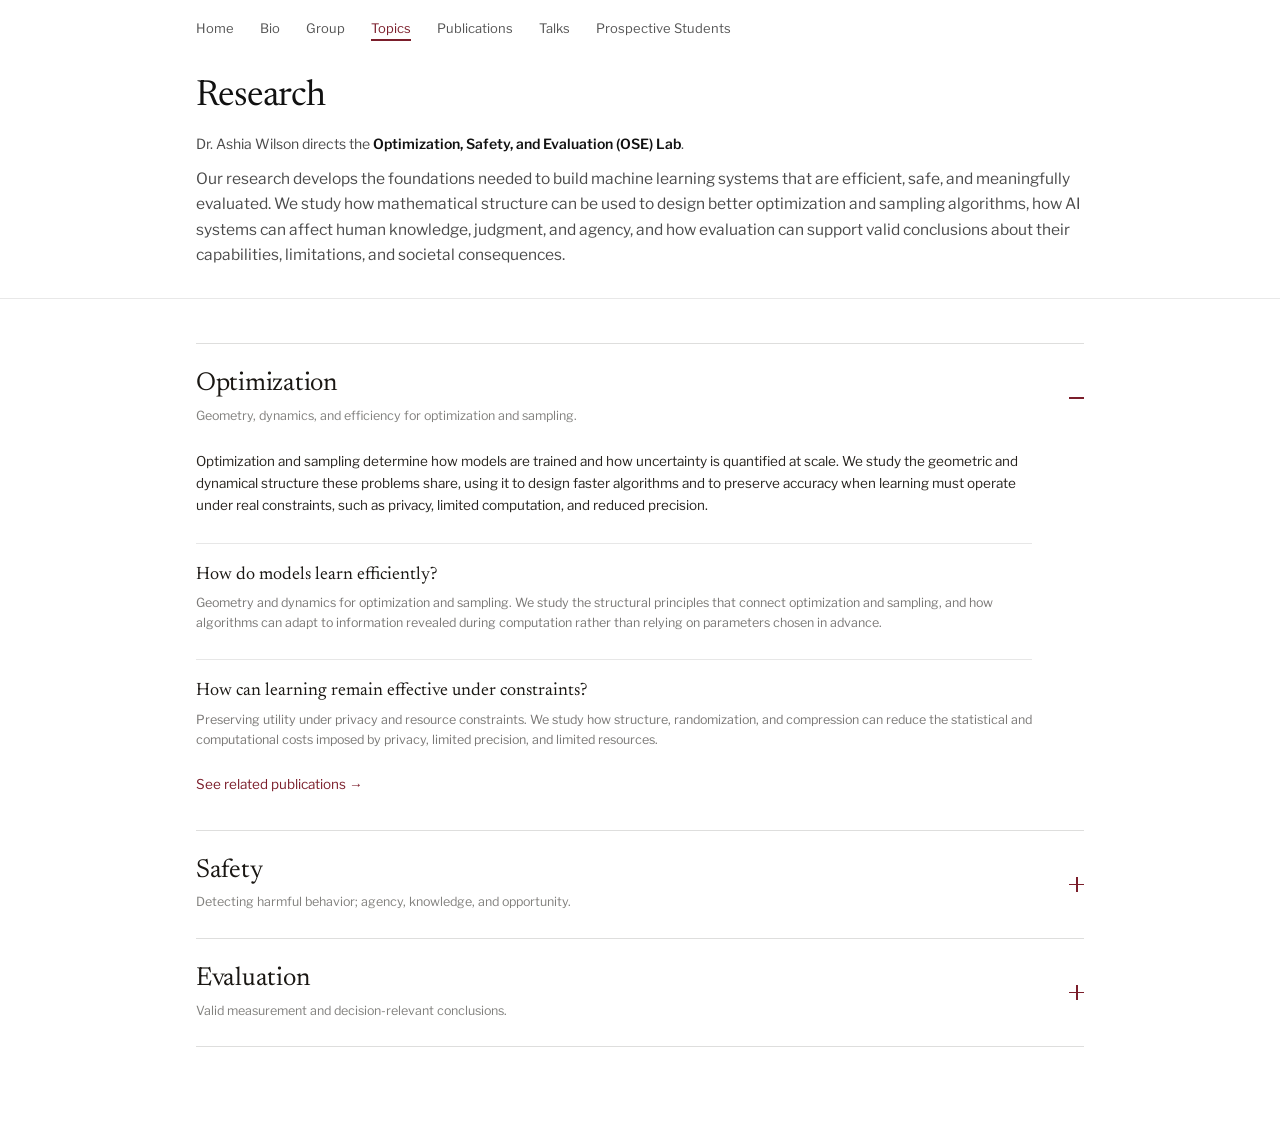
<file: research-accordion.html>
<!DOCTYPE html>
<html lang="en">
<head>
  <meta charset="UTF-8">
  <meta name="viewport" content="width=device-width, initial-scale=1.0">
  <title>Research Topics (accordion) | Ashia C. Wilson</title>
  <link rel="icon" href="assets/icons/favicon.ico">
  <link rel="preconnect" href="https://fonts.googleapis.com">
  <link rel="preconnect" href="https://fonts.gstatic.com" crossorigin>
  <link href="https://fonts.googleapis.com/css2?family=Libre+Franklin:wght@300;400;500;600;700&family=Newsreader:ital,opsz,wght@0,6..72,300;0,6..72,400;0,6..72,500;1,6..72,400&family=IBM+Plex+Mono:wght@400;500&display=swap" rel="stylesheet">
  <link rel="stylesheet" href="assets/site.css">
</head>

<body>
  <div class="page-wrapper">

    <!-- Page Hero -->
    <header class="page-hero">
      <nav class="top-nav">
        <div class="site-title">Ashia C. Wilson</div>

        <div class="nav-links">
          <a href="index.html" class="nav-link">Home</a>
          <a href="bio.html" class="nav-link">Bio</a>
          <a href="group.html" class="nav-link">Group</a>
          <a href="research.html" class="nav-link active">Topics</a>
          <a href="publications.html" class="nav-link">Publications</a>
          <a href="talks.html" class="nav-link">Talks</a>
          <a href="new_students.html" class="nav-link">Prospective Students</a>
        </div>
      </nav>

      <div class="page-hero-content">
        <h1>Research</h1>

        <p class="research-description">
          Dr. Ashia Wilson directs the
          <strong>Optimization, Safety, and Evaluation (OSE) Lab</strong>.
        </p>

        <p class="research-intro">
          Our research develops the foundations needed to build machine learning
          systems that are efficient, safe, and meaningfully evaluated. We study
          how mathematical structure can be used to design better optimization
          and sampling algorithms, how AI systems can affect human knowledge,
          judgment, and agency, and how evaluation can support valid conclusions
          about their capabilities, limitations, and societal consequences.
        </p>
      </div>
    </header>


    <!-- Main Content -->
    <main class="page-content-new">
      <div class="research-accordion">
        <details class="research-acc" open>
          <summary>
            <span class="research-acc-symbol">&nabla;</span>
            <span>
              <span class="research-acc-title">Optimization</span>
              <span class="research-acc-teaser">Geometry, dynamics, and efficiency for optimization and sampling.</span>
            </span>
            <span class="research-acc-toggle" aria-hidden="true"></span>
          </summary>
          <div class="research-acc-body">
            <p>Optimization and sampling determine how models are trained and how uncertainty is quantified at scale. We study the geometric and dynamical structure these problems share, using it to design faster algorithms and to preserve accuracy when learning must operate under real constraints, such as privacy, limited computation, and reduced precision.</p>
            <div class="research-acc-q">
              <h3>How do models learn efficiently?</h3>
              <p>Geometry and dynamics for optimization and sampling. We study the structural principles that connect optimization and sampling, and how algorithms can adapt to information revealed during computation rather than relying on parameters chosen in advance.</p>
            </div>
            <div class="research-acc-q">
              <h3>How can learning remain effective under constraints?</h3>
              <p>Preserving utility under privacy and resource constraints. We study how structure, randomization, and compression can reduce the statistical and computational costs imposed by privacy, limited precision, and limited resources.</p>
            </div>
            <p class="topic-link"><a href="publications.html?filter=optimization">See related publications &rarr;</a></p>
          </div>
        </details>

        <details class="research-acc">
          <summary>
            <span class="research-acc-symbol">&#9670;</span>
            <span>
              <span class="research-acc-title">Safety</span>
              <span class="research-acc-teaser">Detecting harmful behavior; agency, knowledge, and opportunity.</span>
            </span>
            <span class="research-acc-toggle" aria-hidden="true"></span>
          </summary>
          <div class="research-acc-body">
            <p>AI systems increasingly mediate what people create, believe, and receive. We develop technical methods for detecting and controlling harmful model behavior, and mathematical, empirical, and normative frameworks for understanding how these systems shape human agency, epistemic diversity, and access to opportunity.</p>
            <div class="research-acc-q">
              <h3>How can harmful model behavior be detected and controlled?</h3>
              <p>Non-generative auditing, model steering, and durable unlearning. We study how dangerous model adaptations can be audited without requiring evaluators to generate or inspect harmful content, and whether safety interventions persist through later model updates.</p>
            </div>
            <div class="research-acc-q">
              <h3>How do AI systems affect human agency and collective knowledge?</h3>
              <p>Sycophancy, co-creation, and epistemic diversity. We study behaviors that can distort what people know, believe, or imagine, including systems that prioritize agreement over truthfulness and the homogenization of creative and informational outcomes.</p>
            </div>
            <div class="research-acc-q">
              <h3>How do algorithms reshape access to opportunity?</h3>
              <p>Pluralism, competition, and consequential allocation. We study how algorithmic systems collectively structure who receives scarce goods and opportunities, and what fair allocation requires when predictions are uncertain.</p>
            </div>
            <p class="topic-link"><a href="publications.html?filter=safety">See related publications &rarr;</a></p>
          </div>
        </details>

        <details class="research-acc">
          <summary>
            <span class="research-acc-symbol">&#10003;</span>
            <span>
              <span class="research-acc-title">Evaluation</span>
              <span class="research-acc-teaser">Valid measurement and decision-relevant conclusions.</span>
            </span>
            <span class="research-acc-toggle" aria-hidden="true"></span>
          </summary>
          <div class="research-acc-body">
            <p>Evaluation is an inference problem: observed behavior is evidence about capabilities and harms that cannot be measured directly. We develop metrics, scoring rules, and protocols that specify what is being measured, establish what the evidence can support about it, and tie those conclusions to the decisions and societal consequences that ultimately matter.</p>
            <div class="research-acc-q">
              <h3>What are we trying to measure?</h3>
              <p>Constructs and valid operationalizations. We study how latent constructs such as capability, sycophancy, or successful assistance should be defined and turned into measurements that support the claims made about them.</p>
            </div>
            <div class="research-acc-q">
              <h3>What does the evidence establish?</h3>
              <p>Context dependence, robustness, and the limits of inference. We study how context, interaction, model updates, and constraints on what can safely be observed affect the conclusions an evaluation can support.</p>
            </div>
            <div class="research-acc-q">
              <h3>What outcomes actually matter?</h3>
              <p>Decision-relevant metrics and downstream consequences. We study how evaluation should reflect the decisions predictions support, the costs of different errors, and the priorities of the deployment setting.</p>
            </div>
            <p class="topic-link"><a href="publications.html?filter=evaluation">See related publications &rarr;</a></p>
          </div>
        </details>
      </div>
    </main>


    <!-- Footer -->
    <footer class="footer-new">
      &copy; 2026 Ashia C. Wilson
    </footer>

  </div>

  <script src="assets/site.js"></script>
</body>
</html>
</file>
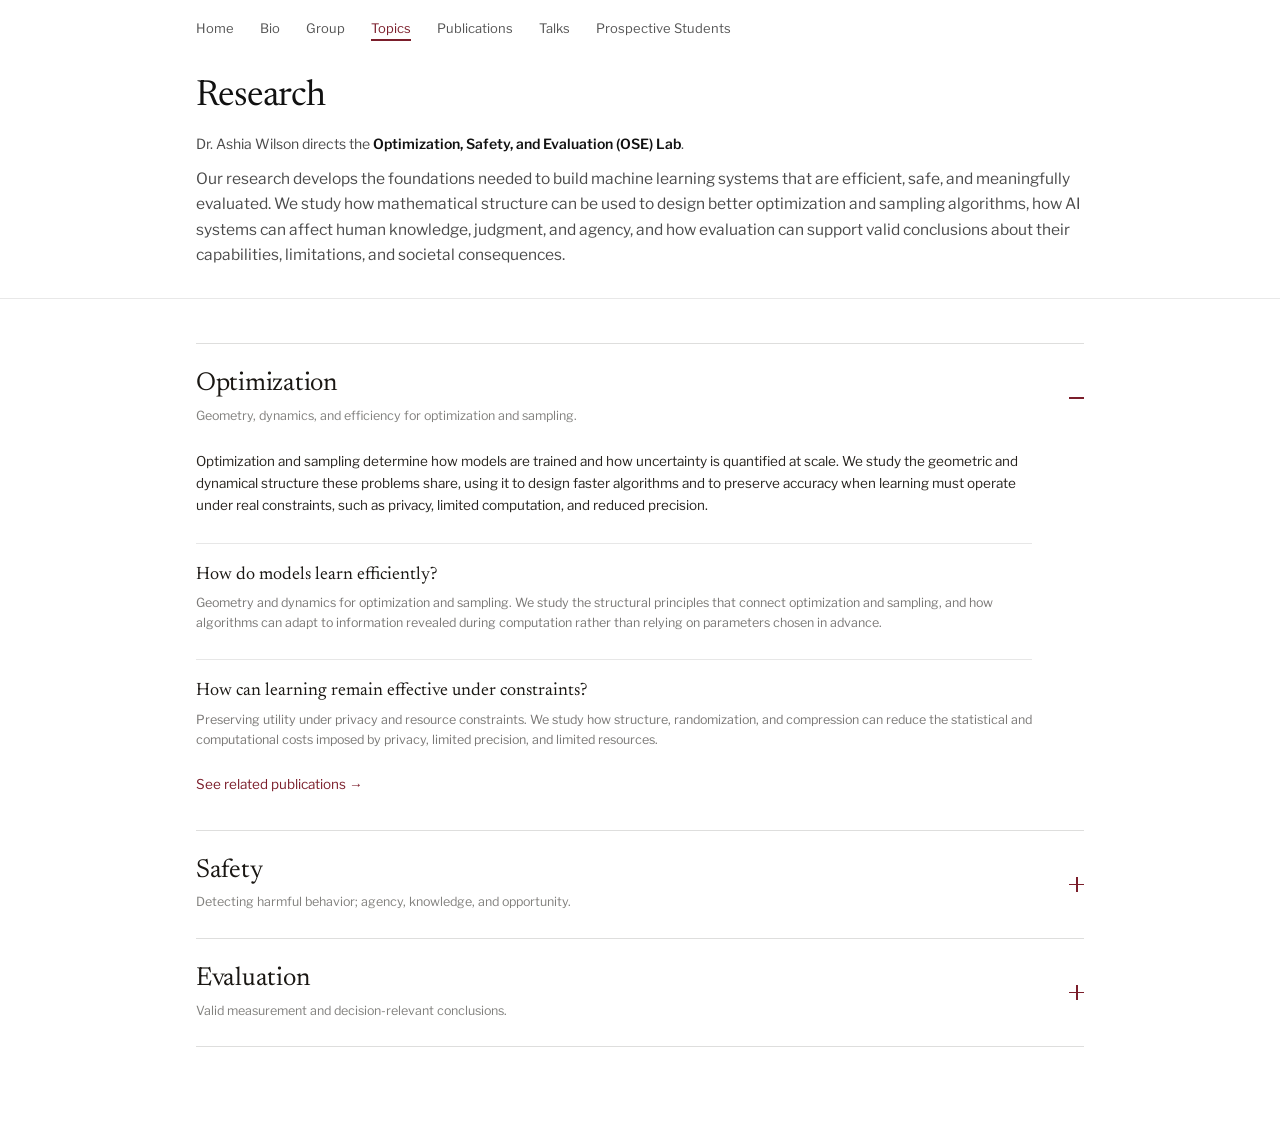
<file: research.html>
<!DOCTYPE html>
<html lang="en">
<head>
  <meta charset="UTF-8">
  <meta name="viewport" content="width=device-width, initial-scale=1.0">
  <title>Research Topics | Ashia C. Wilson</title>
  <link rel="icon" href="assets/icons/favicon.ico">
  <link rel="preconnect" href="https://fonts.googleapis.com">
  <link rel="preconnect" href="https://fonts.gstatic.com" crossorigin>
  <link href="https://fonts.googleapis.com/css2?family=Libre+Franklin:wght@300;400;500;600;700&family=Newsreader:ital,opsz,wght@0,6..72,300;0,6..72,400;0,6..72,500;1,6..72,400&family=IBM+Plex+Mono:wght@400;500&display=swap" rel="stylesheet">
  <link rel="stylesheet" href="assets/site.css">
</head>

<body>
  <div class="page-wrapper">

    <!-- Page Hero -->
    <header class="page-hero">
      <nav class="top-nav">
        <div class="site-title">Ashia C. Wilson</div>

        <div class="nav-links">
          <a href="index.html" class="nav-link">Home</a>
          <a href="bio.html" class="nav-link">Bio</a>
          <a href="group.html" class="nav-link">Group</a>
          <a href="research.html" class="nav-link active">Topics</a>
          <a href="publications.html" class="nav-link">Publications</a>
          <a href="talks.html" class="nav-link">Talks</a>
          <a href="new_students.html" class="nav-link">Prospective Students</a>
        </div>
      </nav>

      <div class="page-hero-content">
        <h1>Research</h1>

        <p class="research-description">
          Dr. Ashia Wilson directs the
          <strong>Optimization, Safety, and Evaluation (OSE) Lab</strong>.
        </p>

        <p class="research-intro">
          Our research develops the foundations needed to build machine learning
          systems that are efficient, safe, and meaningfully evaluated. We study
          how mathematical structure can be used to design better optimization
          and sampling algorithms, how AI systems can affect human knowledge,
          judgment, and agency, and how evaluation can support valid conclusions
          about their capabilities, limitations, and societal consequences.
        </p>
      </div>
    </header>


    <!-- Main Content -->
    <main class="page-content-new">
      <div class="research-accordion">
        <details class="research-acc" open>
          <summary>
            <span>
              <span class="research-acc-title">Optimization</span>
              <span class="research-acc-teaser">Geometry, dynamics, and efficiency for optimization and sampling.</span>
            </span>
            <span class="research-acc-toggle" aria-hidden="true"></span>
          </summary>
          <div class="research-acc-body">
            <p>Optimization and sampling determine how models are trained and how uncertainty is quantified at scale. We study the geometric and dynamical structure these problems share, using it to design faster algorithms and to preserve accuracy when learning must operate under real constraints, such as privacy, limited computation, and reduced precision.</p>
            <div class="research-acc-q">
              <h3>How do models learn efficiently?</h3>
              <p>Geometry and dynamics for optimization and sampling. We study the structural principles that connect optimization and sampling, and how algorithms can adapt to information revealed during computation rather than relying on parameters chosen in advance.</p>
            </div>
            <div class="research-acc-q">
              <h3>How can learning remain effective under constraints?</h3>
              <p>Preserving utility under privacy and resource constraints. We study how structure, randomization, and compression can reduce the statistical and computational costs imposed by privacy, limited precision, and limited resources.</p>
            </div>
            <p class="topic-link"><a href="publications.html?filter=optimization">See related publications &rarr;</a></p>
          </div>
        </details>

        <details class="research-acc">
          <summary>
            <span>
              <span class="research-acc-title">Safety</span>
              <span class="research-acc-teaser">Detecting harmful behavior; agency, knowledge, and opportunity.</span>
            </span>
            <span class="research-acc-toggle" aria-hidden="true"></span>
          </summary>
          <div class="research-acc-body">
            <p>AI systems increasingly mediate what people create, believe, and receive. We develop technical methods for detecting and controlling harmful model behavior, and mathematical, empirical, and normative frameworks for understanding how these systems shape human agency, epistemic diversity, and access to opportunity.</p>
            <div class="research-acc-q">
              <h3>How can harmful model behavior be detected and controlled?</h3>
              <p>Non-generative auditing, model steering, and durable unlearning. We study how dangerous model adaptations can be audited without requiring evaluators to generate or inspect harmful content, and whether safety interventions persist through later model updates.</p>
            </div>
            <div class="research-acc-q">
              <h3>How do AI systems affect human agency and collective knowledge?</h3>
              <p>Sycophancy, co-creation, and epistemic diversity. We study behaviors that can distort what people know, believe, or imagine, including systems that prioritize agreement over truthfulness and the homogenization of creative and informational outcomes.</p>
            </div>
            <div class="research-acc-q">
              <h3>How do algorithms reshape access to opportunity?</h3>
              <p>Pluralism, competition, and consequential allocation. We study how algorithmic systems collectively structure who receives scarce goods and opportunities, and what fair allocation requires when predictions are uncertain.</p>
            </div>
            <p class="topic-link"><a href="publications.html?filter=safety">See related publications &rarr;</a></p>
          </div>
        </details>

        <details class="research-acc">
          <summary>
            <span>
              <span class="research-acc-title">Evaluation</span>
              <span class="research-acc-teaser">Valid measurement and decision-relevant conclusions.</span>
            </span>
            <span class="research-acc-toggle" aria-hidden="true"></span>
          </summary>
          <div class="research-acc-body">
            <p>Evaluation is an inference problem: observed behavior is evidence about capabilities and harms that cannot be measured directly. We develop metrics, scoring rules, and protocols that specify what is being measured, establish what the evidence can support about it, and tie those conclusions to the decisions and societal consequences that ultimately matter.</p>
            <div class="research-acc-q">
              <h3>What are we trying to measure?</h3>
              <p>Constructs and valid operationalizations. We study how latent constructs such as capability, sycophancy, or successful assistance should be defined and turned into measurements that support the claims made about them.</p>
            </div>
            <div class="research-acc-q">
              <h3>What does the evidence establish?</h3>
              <p>Context dependence, robustness, and the limits of inference. We study how context, interaction, model updates, and constraints on what can safely be observed affect the conclusions an evaluation can support.</p>
            </div>
            <div class="research-acc-q">
              <h3>What outcomes actually matter?</h3>
              <p>Decision-relevant metrics and downstream consequences. We study how evaluation should reflect the decisions predictions support, the costs of different errors, and the priorities of the deployment setting.</p>
            </div>
            <p class="topic-link"><a href="publications.html?filter=evaluation">See related publications &rarr;</a></p>
          </div>
        </details>
      </div>
    </main>


    <!-- Footer -->
    <footer class="footer-new">
      &copy; 2026 Ashia C. Wilson
    </footer>

  </div>

  <script src="assets/site.js"></script>
</body>
</html>
</file>
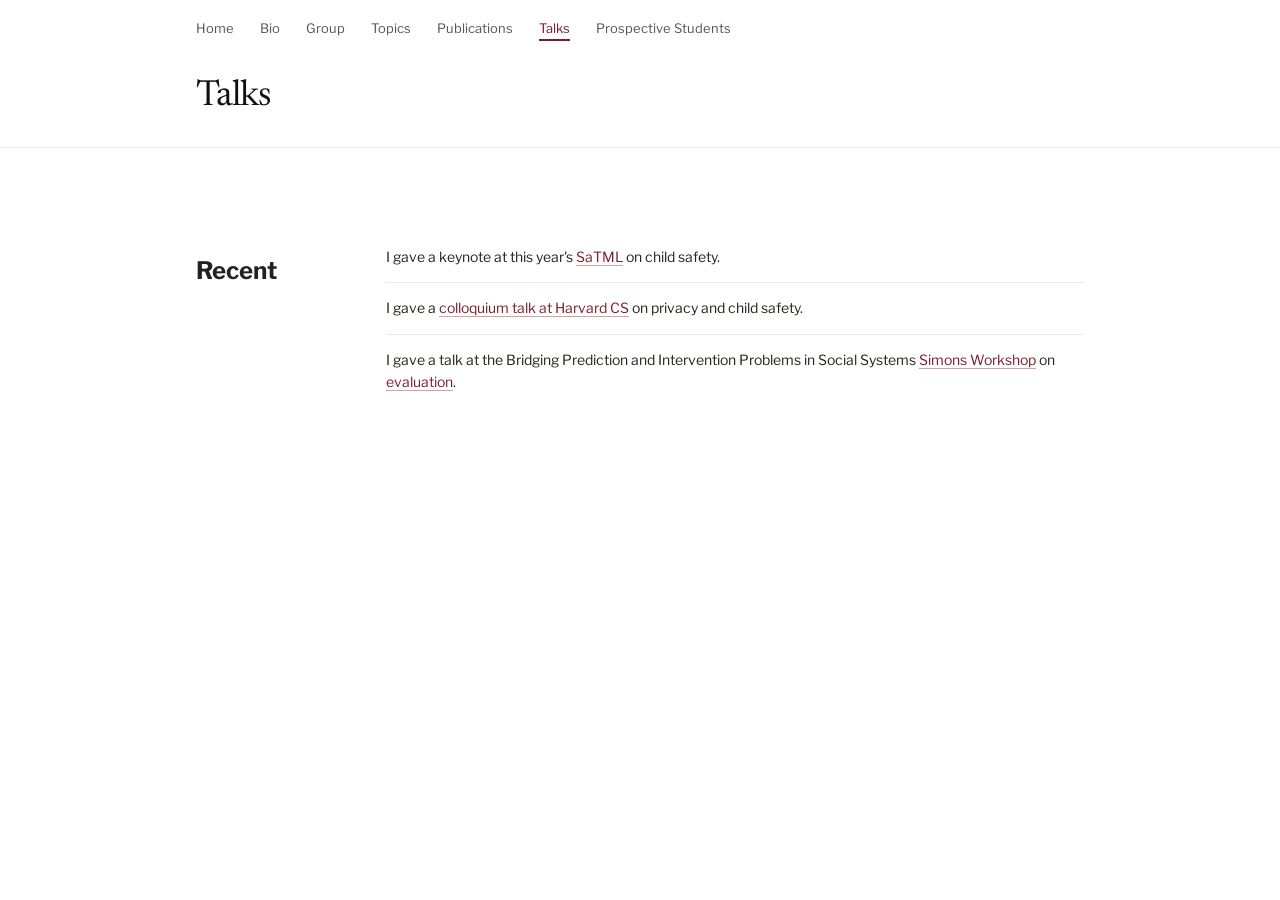
<file: talks.html>
<!DOCTYPE html>
<html lang="en">
<head>
  <meta charset="UTF-8">
  <meta name="viewport" content="width=device-width, initial-scale=1.0">
  <title>Talks | Ashia C. Wilson</title>
  <link rel="icon" href="assets/icons/favicon.ico">
  <link rel="preconnect" href="https://fonts.googleapis.com">
  <link rel="preconnect" href="https://fonts.gstatic.com" crossorigin>
  <link href="https://fonts.googleapis.com/css2?family=Libre+Franklin:wght@300;400;500;600;700&family=Newsreader:ital,opsz,wght@0,6..72,300;0,6..72,400;0,6..72,500;1,6..72,400&family=IBM+Plex+Mono:wght@400;500&display=swap" rel="stylesheet">
  <link rel="stylesheet" href="assets/site.css">
</head>
<body>
  <div class="page-wrapper">
    <!-- Page Hero -->
    <header class="page-hero">
      <nav class="top-nav">
        <div class="site-title">Ashia C. Wilson</div>
        <div class="nav-links">
          <a href="index.html" class="nav-link">Home</a>
          <a href="bio.html" class="nav-link">Bio</a>
          <a href="group.html" class="nav-link">Group</a>
          <a href="research.html" class="nav-link">Topics</a>
          <a href="publications.html" class="nav-link">Publications</a>
          <a href="talks.html" class="nav-link active">Talks</a>
          <a href="new_students.html" class="nav-link">Prospective Students</a>
        </div>
      </nav>
      <div class="page-hero-content">
        <h1>Talks</h1>
      </div>
    </header>

    <!-- Main Content -->
    <main class="page-content-new">
      <div class="talks-section">
        <h2>Recent</h2>
        <div class="talks-list">
          <p class="talk-item">I gave a keynote at this year's <a href="https://satml.org/" target="_blank" rel="noopener noreferrer">SaTML</a> on child safety.</p>
          <p class="talk-item">I gave a <a href="https://events.seas.harvard.edu/event/cs-colloquium-series-ashia-wilson-mit" target="_blank" rel="noopener noreferrer">colloquium talk at Harvard CS</a> on privacy and child safety.</p>
          <p class="talk-item">I gave a talk at the Bridging Prediction and Intervention Problems in Social Systems <a href="https://simons.berkeley.edu/workshops/bridging-prediction-intervention-problems-social-systems" target="_blank" rel="noopener noreferrer">Simons Workshop</a> on <a href="https://arxiv.org/pdf/2506.14540" target="_blank" rel="noopener noreferrer">evaluation</a>.</p>
        </div>
      </div>
    </main>

    <!-- Footer -->
    <footer class="footer-new">
      © 2026 Ashia C. Wilson
    </footer>
  </div>

  <script src="assets/site.js"></script>
</body>
</html>
</file>
<file: assets/site.css>
/* Fonts */
@import url('https://fonts.googleapis.com/css2?family=Libre+Franklin:wght@300;400;500;600;700&family=Newsreader:ital,opsz,wght@0,6..72,300;0,6..72,400;0,6..72,500;1,6..72,400&family=IBM+Plex+Mono:wght@400;500&display=swap');

/* Base Styles */
body {
  margin: 0;
  background: #eeece7;
  font-family: 'Libre Franklin', system-ui, sans-serif;
  color: #26221d;
  line-height: 1.6;
}

* {
  box-sizing: border-box;
}

/* Page Wrapper */
.page-wrapper {
  min-height: 100vh;
  display: flex;
  flex-direction: column;
}

/* Smooth page transitions */
html {
  scroll-behavior: smooth;
}

@media (prefers-reduced-motion: no-preference) {
  .page-wrapper {
    animation: fadeIn 0.15s ease-in;
  }
}

@keyframes fadeIn {
  from {
    opacity: 0;
  }
  to {
    opacity: 1;
  }
}

/* Dark Hero Section */
.hero-dark {
  background: #191612;
  color: #f6f2ec;
  padding: 22px 0 38px;
}

.hero-dark > * {
  max-width: 1000px;
  margin: 0 auto;
  padding-left: 56px;
  padding-right: 56px;
}

.top-nav {
  display: flex;
  align-items: center;
  justify-content: space-between;
  margin-bottom: 38px;
}

.site-title {
  font: 500 15px/1 'Newsreader', serif;
  color: #f6f2ec;
  display: none;
}

.nav-links {
  display: flex;
  gap: 26px;
  font: 400 13px/1 'Libre Franklin', sans-serif;
}

.nav-link {
  color: rgba(255, 255, 255, 0.62);
  text-decoration: none;
  transition: color 0.2s;
}

.nav-link:hover {
  color: #fff;
}

.nav-link.active {
  color: #fff;
  border-bottom: 2px solid #7b1e2b;
  padding-bottom: 4px;
}

.hero-content {
  display: grid;
  grid-template-columns: 1fr 260px;
  gap: 56px;
  align-items: end;
}

.hero-text h1 {
  margin: 0;
  font: 400 46px/1.05 'Newsreader', serif;
  letter-spacing: -0.015em;
  color: #f8f5f0;
  white-space: nowrap;
}

.hero-subtitle {
  margin: 14px 0 0;
  font: 400 17px/1.5 'Libre Franklin', sans-serif;
  color: rgba(246, 242, 236, 0.75);
  max-width: 44ch;
}

.affiliation-tags {
  display: flex;
  flex-wrap: wrap;
  gap: 8px;
  margin-top: 22px;
}

.affiliation-tags .tag {
  font: 500 12px/1 'Libre Franklin', sans-serif;
  color: #f6f2ec;
  border: 1px solid rgba(255, 255, 255, 0.28);
  border-radius: 100px;
  padding: 7px 13px;
  text-decoration: none;
  transition: background 0.2s, border-color 0.2s;
}

.affiliation-tags .tag:hover {
  background: rgba(255, 255, 255, 0.08);
  border-color: rgba(255, 255, 255, 0.4);
}

.contact-info {
  margin-top: 20px;
  font: 400 13.5px/1.7 'IBM Plex Mono', monospace;
  color: rgba(246, 242, 236, 0.6);
}

.contact-info a {
  color: #7b1e2b;
  text-decoration: none;
}

.contact-info a:hover {
  color: #5a1520;
  text-decoration: underline;
}

.hero-image {
  width: 260px;
  height: 290px;
}

.hero-image img {
  width: 100%;
  height: 100%;
  object-fit: cover;
  border-radius: 4px;
}

/* Main Content */
.page-content-new {
  background: #fff;
  flex: 1;
  padding: 44px 0;
}

.page-content-new > * {
  max-width: 1000px;
  margin-left: auto;
  margin-right: auto;
  padding-left: 56px;
  padding-right: 56px;
}

.content-section {
  margin-bottom: 40px;
}

.section-grid {
  display: grid;
  grid-template-columns: 150px 1fr;
  gap: 40px;
}

.section-label {
  margin: 0;
  font: 600 12px/1.3 'Libre Franklin', sans-serif;
  letter-spacing: 0.14em;
  text-transform: uppercase;
  color: #7b1e2b;
}

.section-body {
  max-width: 66ch;
}

.lead-text {
  margin: 0;
  font: 400 14px/1.62 'Libre Franklin', sans-serif;
  color: #26221d;
}

.lead-text strong {
  font-weight: 600;
}

.section-divider {
  height: 1px;
  background: rgba(26, 23, 19, 0.12);
  margin: 40px 0 36px;
}

.news-list {
  display: flex;
  flex-direction: column;
  max-width: 70ch;
}

.news-item {
  margin: 0;
  padding: 13px 0;
  border-bottom: 1px solid rgba(26, 23, 19, 0.09);
  font: 400 14px/1.55 'Libre Franklin', sans-serif;
  color: #26221d;
}

.news-item-last {
  border-bottom: none;
}

.news-item a {
  color: #7b1e2b;
  text-decoration: none;
  border-bottom: 1px solid rgba(123, 30, 43, 0.4);
}

.news-item a:hover {
  color: #5a1520;
  border-bottom-color: rgba(123, 30, 43, 0.7);
}

.news-item strong {
  font-weight: 600;
}

/* Footer */
.footer-new {
  background: #fff;
  padding: 20px 56px;
  border-top: 1px solid rgba(26, 23, 19, 0.1);
  font: 400 12px/1 'Libre Franklin', sans-serif;
  color: rgba(26, 23, 19, 0.45);
  max-width: 1000px;
  margin: 0 auto;
  display: none;
}

/* Styles for other pages with dark hero */
.page-hero {
  background: #191612;
  padding: 22px 0 38px;
}

.page-hero .top-nav {
  max-width: 1000px;
  margin: 0 auto;
  padding-left: 56px;
  padding-right: 56px;
}

.page-hero-content {
  max-width: 1000px;
  margin: 0 auto;
  padding-left: 56px;
  padding-right: 56px;
}

.page-hero .top-nav {
  display: flex;
  align-items: center;
  justify-content: space-between;
  margin-bottom: 38px;
}

.page-hero h1 {
  margin: 0;
  font: 400 46px/1.05 'Newsreader', serif;
  letter-spacing: -0.015em;
  color: #f8f5f0;
}

.page-hero .page-description {
  margin: 14px 0 0;
  font: 400 17px/1.5 'Libre Franklin', sans-serif;
  color: rgba(246, 242, 236, 0.72);
}

/* Bio Page Styles */
.bio-section {
  display: grid;
  grid-template-columns: 150px 1fr;
  gap: 40px;
  padding-bottom: 34px;
  max-width: 1000px;
  margin: 0 auto;
  padding-left: 56px;
  padding-right: 56px;
}

.bio-section:not(:last-child) {
  border-bottom: 1px solid rgba(26, 23, 19, 0.12);
  margin-bottom: 36px;
}

.bio-section h2 {
  margin: 0;
  font: 600 12px/1.4 'Libre Franklin', sans-serif;
  letter-spacing: 0.14em;
  text-transform: uppercase;
  color: #7b1e2b;
}

.bio-section p {
  margin: 0;
  font: 400 14px/1.68 'Libre Franklin', sans-serif;
  color: #26221d;
  max-width: 66ch;
}

.bio-long {
  display: flex;
  flex-direction: column;
  gap: 17px;
  max-width: 66ch;
}

/* Topics/Research Page Styles */
.research-description {
  font: 400 14px/1.5 'Libre Franklin', sans-serif;
  color: #f2ede6;
  max-width: 56ch;
  margin: 16px 0 0;
}

.research-description strong {
  font-weight: 600;
}

.research-intro {
  margin: 12px 0 0;
  font: 400 15.5px/1.65 'Libre Franklin', sans-serif;
  color: rgba(246, 242, 236, 0.68);
}

.topic-section {
  display: grid;
  grid-template-columns: 150px 1fr;
  gap: 40px;
  padding: 34px 56px;
  max-width: 1000px;
  margin: 0 auto;
}

.topic-section:not(:last-child) {
  border-bottom: 1px solid rgba(26, 23, 19, 0.12);
}

.topic-section:first-child {
  padding-top: 0;
}

.topic-icon-wrapper {
  display: flex;
  flex-direction: column;
}

.topic-symbol {
  font: 400 32px/1 'Newsreader', serif;
  color: #7b1e2b;
}

.topic-title {
  margin: 10px 0 0;
  font: 600 15px/1.3 'Libre Franklin', sans-serif;
  color: #1a1713;
}

.topic-content p {
  margin: 0;
  font: 400 14px/1.68 'Libre Franklin', sans-serif;
  color: #26221d;
  max-width: 66ch;
}

.topic-questions {
  margin-top: 18px;
  max-width: 66ch;
}

.topic-content .topic-questions p {
  margin: 9px 0 0;
  font: 400 13.5px/1.62 'Libre Franklin', sans-serif;
  color: rgba(26, 23, 19, 0.68);
}

.topic-questions strong {
  font-weight: 600;
  color: #26221d;
}

.topic-link {
  margin: 14px 0 0;
  font: 500 14px/1 'Libre Franklin', sans-serif;
}

.topic-link a {
  color: #7b1e2b;
  text-decoration: none;
}

.topic-link a:hover {
  color: #5a1520;
}

/* Group Page Styles */
.group-section {
  display: grid;
  grid-template-columns: 150px 1fr;
  gap: 40px;
  padding: 32px 56px;
  max-width: 1000px;
  margin: 0 auto;
}

.group-section:first-child {
  padding-top: 40px;
  padding-bottom: 32px;
}

.group-section:not(:last-child) {
  border-bottom: 1px solid rgba(26, 23, 19, 0.12);
}

.group-section h2 {
  margin: 0;
  font: 600 12px/1.4 'Libre Franklin', sans-serif;
  letter-spacing: 0.14em;
  text-transform: uppercase;
  color: #7b1e2b;
}

.pi-card {
  display: flex;
  gap: 20px;
  align-items: center;
}

.pi-photo {
  width: 96px;
  height: 96px;
  flex: none;
  border-radius: 50%;
  background: repeating-linear-gradient(135deg, #e8e4dc 0 8px, #f2efe9 8px 16px);
  object-fit: cover;
}

.pi-info .pi-name {
  font: 600 18px/1.3 'Libre Franklin', sans-serif;
  color: #1a1713;
}

.pi-info .pi-title {
  margin-top: 5px;
  font: 400 13.5px/1.5 'Libre Franklin', sans-serif;
  color: rgba(26, 23, 19, 0.6);
}

.people-grid {
  display: grid;
  grid-template-columns: repeat(4, 1fr);
  gap: 24px 18px;
}

.person-card {
  display: flex;
  flex-direction: column;
}

.person-photo {
  width: 100%;
  aspect-ratio: 1;
  border-radius: 50%;
  background: repeating-linear-gradient(135deg, #e8e4dc 0 8px, #f2efe9 8px 16px);
  max-width: 120px;
  margin: 0 auto;
  object-fit: cover;
}

.person-name {
  margin-top: 10px;
  font: 600 14px/1.3 'Libre Franklin', sans-serif;
  color: #1a1713;
  text-align: center;
}

.person-links {
  margin-top: 4px;
  font: 400 11.5px/1.4 'IBM Plex Mono', monospace;
  text-align: center;
}

.person-links a {
  color: inherit;
  text-decoration: none;
  border-bottom: 1px solid rgba(123, 30, 43, 0.4);
}

.person-links a:hover {
  color: #5a1520;
  border-bottom-color: rgba(123, 30, 43, 0.7);
}

.alumni-list {
  display: flex;
  flex-direction: column;
}

.alumni-item {
  display: flex;
  align-items: center;
  gap: 14px;
  padding: 11px 0;
  border-bottom: 1px solid rgba(26, 23, 19, 0.09);
}

.alumni-item:last-child {
  border-bottom: none;
}

.alumni-photo {
  width: 36px;
  height: 36px;
  flex: none;
  border-radius: 50%;
  background: repeating-linear-gradient(135deg, #e8e4dc 0 6px, #f2efe9 6px 12px);
  object-fit: cover;
}

.alumni-name {
  font: 600 15px/1.3 'Libre Franklin', sans-serif;
  color: #1a1713;
  min-width: 150px;
}

.alumni-info {
  font: 400 13.5px/1.3 'Libre Franklin', sans-serif;
  color: rgba(26, 23, 19, 0.55);
}

.alumni-info a {
  color: inherit;
  text-decoration: none;
  border-bottom: 1px solid rgba(123, 30, 43, 0.4);
}

.alumni-info a:hover {
  color: #5a1520;
  border-bottom-color: rgba(123, 30, 43, 0.7);
}

/* Publications Page Styles */
.filter-bar {
  display: flex;
  gap: 8px;
  padding: 20px 0;
  border-bottom: 1px solid rgba(26, 23, 19, 0.12);
  background: #fff;
}

.filter-bar > * {
  max-width: 1000px;
  margin: 0 auto;
}

.filter-bar {
  justify-content: center;
}

.filter-bar::before,
.filter-bar::after {
  content: '';
  flex: 1;
}

.filter-bar {
  padding: 20px 56px;
  max-width: 1000px;
  margin: 0 auto;
  justify-content: flex-start;
}

.filter-button {
  font: 500 12px/1 'Libre Franklin', sans-serif;
  color: #1a1713;
  border: 1px solid rgba(26, 23, 19, 0.2);
  border-radius: 100px;
  padding: 9px 15px;
  background: transparent;
  cursor: pointer;
  transition: all 0.2s;
}

.filter-button.active {
  font-weight: 600;
  color: #fff;
  background: #1a1713;
  border-color: #1a1713;
}

.filter-button:hover:not(.active) {
  border-color: rgba(26, 23, 19, 0.4);
}

/* ---- Topic intros (shown only under their own filter) ---- */
.evaluation-intro,
.optimization-intro,
.safety-intro {
  display: none;
  background: #fff;
}

.evaluation-intro:not([hidden]),
.optimization-intro:not([hidden]),
.safety-intro:not([hidden]) {
  display: block;
}

.topic-intro-inner {
  display: grid;
  grid-template-columns: 170px 1fr;
  gap: 40px;
  max-width: 1000px;
  margin: 0 auto;
  padding: 30px 56px 28px;
  border-bottom: 1px solid rgba(26, 23, 19, 0.1);
}

.topic-intro-label {
  font: 600 12px/1.4 'Libre Franklin', sans-serif;
  letter-spacing: 0.14em;
  text-transform: uppercase;
  color: #7b1e2b;
}

.topic-intro-inner p {
  margin: 0;
  max-width: 68ch;
  font: 400 15px/1.65 'Libre Franklin', sans-serif;
  color: #26221d;
}

/* ---- Thematic grouping ----
   Everything below is scoped to the grouped filters, so Selected / All /
   and the ungrouped filters keep rendering exactly as before. */

.pub-group-head {
  display: none;
  padding: 40px 0 18px;
  border-top: 1px solid rgba(26, 23, 19, 0.1);
}

body[data-filter='evaluation'] .pub-group-evaluation .pub-group-head,
body[data-filter='optimization'] .pub-group-optimization .pub-group-head,
body[data-filter='safety'] .pub-group-safety .pub-group-head {
  display: block;
}

/* first group of a topic sits under the intro rule â€” no doubled line */
.pub-group-lead .pub-group-head {
  border-top: none;
  padding-top: 34px;
}

.pub-group-question {
  margin: 0;
  font: 400 27px/1.25 'Newsreader', serif;
  letter-spacing: -0.01em;
  color: #1a1713;
  text-wrap: pretty;
}

.pub-group-sub {
  margin: 7px 0 0;
  max-width: 60ch;
  font: 400 13.5px/1.6 'Libre Franklin', sans-serif;
  color: rgba(26, 23, 19, 0.58);
}

/* In a grouped view the group header owns the rule above each block */
body[data-filter='evaluation'] .pub-group-evaluation .publication,
body[data-filter='optimization'] .pub-group-optimization .publication,
body[data-filter='safety'] .pub-group-safety .publication {
  border-bottom: none;
  border-top: 1px solid rgba(26, 23, 19, 0.1);
}

/* Safety rows are written in grouped form already â€” link the venue directly */
.pub-group-safety .pub-meta a {
  color: inherit;
  text-decoration: none;
  border-bottom: 1px solid rgba(123, 30, 43, 0.4);
}

.pub-group-safety .pub-meta a:hover {
  color: #7b1e2b;
  border-bottom-color: rgba(123, 30, 43, 0.7);
}

/* ---- Per-row variants: default markup vs. grouped-view markup ---- */

.pub-venue-link,
.pub-authors-grouped,
.pub-description-grouped {
  display: none;
}

body[data-filter='evaluation'] .pub-group-evaluation .pub-venue-plain,
body[data-filter='evaluation'] .pub-group-evaluation .pub-authors-flat,
body[data-filter='evaluation'] .pub-group-evaluation .pub-description-flat,
body[data-filter='optimization'] .pub-group-optimization .pub-venue-plain,
body[data-filter='optimization'] .pub-group-optimization .pub-authors-flat,
body[data-filter='optimization'] .pub-group-optimization .pub-description-flat {
  display: none;
}

body[data-filter='evaluation'] .pub-group-evaluation .pub-venue-link,
body[data-filter='optimization'] .pub-group-optimization .pub-venue-link {
  display: inline;
  color: inherit;
  text-decoration: none;
  border-bottom: 1px solid rgba(123, 30, 43, 0.4);
}

body[data-filter='evaluation'] .pub-group-evaluation .pub-venue-link:hover,
body[data-filter='optimization'] .pub-group-optimization .pub-venue-link:hover {
  color: #7b1e2b;
  border-bottom-color: rgba(123, 30, 43, 0.7);
}

body[data-filter='evaluation'] .pub-group-evaluation .pub-authors-grouped,
body[data-filter='evaluation'] .pub-group-evaluation .pub-description-grouped,
body[data-filter='optimization'] .pub-group-optimization .pub-authors-grouped,
body[data-filter='optimization'] .pub-group-optimization .pub-description-grouped {
  display: block;
}

/* Long title tails are hidden only in a grouped view */
body[data-filter='evaluation'] .pub-group-evaluation .pub-title-rest,
body[data-filter='optimization'] .pub-group-optimization .pub-title-rest {
  display: none;
}

.publications-list {
  padding: 8px 56px 34px;
  max-width: 1000px;
  margin: 0 auto;
  background: #fff;
}

.publication {
  display: grid;
  grid-template-columns: 170px 1fr;
  gap: 40px;
  padding: 24px 0;
  border-bottom: 1px solid rgba(26, 23, 19, 0.1);
}

.publication:last-child {
  border-bottom: none;
}

.pub-meta {
  font: 500 11px/1.5 'IBM Plex Mono', monospace;
  letter-spacing: 0.06em;
  color: rgba(26, 23, 19, 0.52);
}

.pub-badge {
  margin-top: 8px;
  display: inline-block;
  font: 600 10px/1 'IBM Plex Mono', monospace;
  letter-spacing: 0.1em;
  color: #fff;
  background: #7b1e2b;
  border-radius: 3px;
  padding: 5px 7px;
}

.pub-badge.outline {
  color: #1a1713;
  background: transparent;
  border: 1px solid rgba(26, 23, 19, 0.3);
}

.pub-content h3 {
  margin: 0;
  font: 500 18px/1.35 'Newsreader', serif;
  color: #1a1713;
}

.pub-authors {
  margin: 7px 0 0;
  font: 400 14px/1.5 'Libre Franklin', sans-serif;
  color: rgba(26, 23, 19, 0.6);
}

.pub-authors a {
  color: #7b1e2b;
  text-decoration: none;
}

.pub-authors a:hover {
  text-decoration: underline;
}

.pub-topic {
  color: #1a1713;
}

.pub-description {
  margin: 12px 0 0;
  font: 400 14px/1.6 'Libre Franklin', sans-serif;
  color: rgba(26, 23, 19, 0.7);
  max-width: 66ch;
}


/* ---- Research topics page: mirrors the publications grouping system ---- */
.research-topic {
  max-width: 1000px;
  margin: 0 auto;
  padding: 0 56px;
}

.research-topic + .research-topic {
  border-top: 1px solid rgba(26, 23, 19, 0.12);
}

.research-topic-head {
  display: grid;
  grid-template-columns: 170px 1fr;
  gap: 40px;
  padding: 40px 0 0;
}

.research-topic-label {
  font: 600 12px/1.4 'Libre Franklin', sans-serif;
  letter-spacing: 0.14em;
  text-transform: uppercase;
  color: #7b1e2b;
}

.research-topic-label .research-topic-symbol {
  display: block;
  margin-bottom: 8px;
  font: 400 30px/1 'Newsreader', serif;
  letter-spacing: 0;
  text-transform: none;
}

.research-topic-head p {
  margin: 0;
  max-width: 68ch;
  font: 400 15px/1.65 'Libre Franklin', sans-serif;
  color: #26221d;
}

.research-question {
  padding: 30px 0 0;
}

.research-question + .research-question {
  border-top: 1px solid rgba(26, 23, 19, 0.1);
  margin-top: 30px;
}

.research-question:first-child {
  margin-top: 34px;
  padding-top: 0;
}

.research-question h3 {
  margin: 0;
  font: 400 27px/1.25 'Newsreader', serif;
  letter-spacing: -0.01em;
  color: #1a1713;
  text-wrap: pretty;
}

.research-question p {
  margin: 7px 0 0;
  max-width: 68ch;
  font: 400 13.5px/1.6 'Libre Franklin', sans-serif;
  color: rgba(26, 23, 19, 0.58);
}

.research-topic .topic-link {
  margin: 26px 0 40px;
}

/* ---- Home page: research area cards ---- */
.research-cards {
  display: grid;
  grid-template-columns: repeat(3, minmax(0, 1fr));
  gap: 28px;
  margin-top: 26px;
}

.research-card {
  display: block;
  padding-top: 14px;
  border-top: 1px solid rgba(26, 23, 19, 0.18);
  text-decoration: none;
  transition: border-color 0.2s ease;
}

.research-card:hover {
  border-top-color: #7b1e2b;
}

.research-card-symbol {
  font: 400 26px/1 'Newsreader', serif;
  color: #7b1e2b;
}

.research-card h3 {
  margin: 0;
  font: 400 20px/1.3 'Newsreader', serif;
  color: #1a1713;
}

.research-card p {
  margin: 7px 0 0;
  font: 400 13px/1.6 'Libre Franklin', sans-serif;
  color: rgba(26, 23, 19, 0.62);
}

.research-card-more {
  display: block;
  margin-top: 12px;
  font: 500 12.5px/1 'Libre Franklin', sans-serif;
  color: #7b1e2b;
}

@media (max-width: 760px) {
  .research-topic {
    padding: 0 24px;
  }

  .research-topic-head {
    grid-template-columns: 1fr;
    gap: 14px;
    padding-top: 30px;
  }

  .research-question h3 {
    font-size: 23px;
  }

  .research-cards {
    grid-template-columns: 1fr;
  }
}


/* ---- Research topics: accordion variant ---- */
.research-accordion {
  max-width: 1000px;
  margin: 0 auto;
  padding: 0 56px 40px;
}

.research-acc {
  border-top: 1px solid rgba(26, 23, 19, 0.14);
}

.research-accordion .research-acc:last-of-type {
  border-bottom: 1px solid rgba(26, 23, 19, 0.14);
}

.research-acc > summary {
  display: grid;
  grid-template-columns: 1fr auto;
  align-items: baseline;
  gap: 18px;
  padding: 26px 0;
  cursor: pointer;
  list-style: none;
}

.research-acc > summary::-webkit-details-marker {
  display: none;
}

.research-acc-symbol {
  font: 400 30px/1 'Newsreader', serif;
  color: #7b1e2b;
}

.research-acc-title {
  font: 400 32px/1.15 'Newsreader', serif;
  letter-spacing: -0.01em;
  color: #1a1713;
}

.research-acc-teaser {
  display: block;
  margin-top: 6px;
  font: 400 13.5px/1.55 'Libre Franklin', sans-serif;
  color: rgba(26, 23, 19, 0.55);
  max-width: 60ch;
}

.research-acc-toggle {
  position: relative;
  width: 15px;
  height: 15px;
  align-self: center;
}

.research-acc-toggle::before,
.research-acc-toggle::after {
  content: '';
  position: absolute;
  background: #7b1e2b;
  transition: transform 0.18s ease, opacity 0.18s ease;
}

.research-acc-toggle::before {
  top: 7px;
  left: 0;
  width: 15px;
  height: 1.5px;
}

.research-acc-toggle::after {
  left: 7px;
  top: 0;
  width: 1.5px;
  height: 15px;
}

.research-acc[open] .research-acc-toggle::after {
  transform: rotate(90deg);
  opacity: 0;
}

.research-acc-body {
  padding: 0 0 34px;
  max-width: 76ch;
}

.research-acc-body > p {
  margin: 0;
  font: 400 15px/1.65 'Libre Franklin', sans-serif;
  color: #26221d;
}

.research-acc-q {
  margin-top: 26px;
  padding-top: 20px;
  border-top: 1px solid rgba(26, 23, 19, 0.1);
}

.research-acc-q h3 {
  margin: 0;
  font: 400 22px/1.3 'Newsreader', serif;
  color: #1a1713;
  text-wrap: pretty;
}

.research-acc-q p {
  margin: 6px 0 0;
  font: 400 13.5px/1.6 'Libre Franklin', sans-serif;
  color: rgba(26, 23, 19, 0.58);
}

.research-acc-body .topic-link {
  margin: 24px 0 0;
}

@media (max-width: 760px) {
  .research-accordion {
    padding: 0 24px 30px;
  }

  .research-acc > summary {
    grid-template-columns: 1fr auto;
    gap: 12px;
    padding: 20px 0;
  }

  .research-acc-title {
    font-size: 25px;
  }

  .research-acc-body {
    padding-left: 0;
  }
}

/* Talks Page Styles */
.talks-section {
  display: grid;
  grid-template-columns: 150px 1fr;
  gap: 40px;
  padding: 40px 0 46px;
}

.talks-section {
  max-width: 1000px;
  margin: 0 auto;
  padding-left: 56px;
  padding-right: 56px;
}

.talks-list {
  display: flex;
  flex-direction: column;
  max-width: 70ch;
}

.talk-item {
  margin: 0;
  padding: 14px 0;
  font: 400 14px/1.6 'Libre Franklin', sans-serif;
  color: #26221d;
}

.talk-item:not(:last-child) {
  border-bottom: 1px solid rgba(26, 23, 19, 0.09);
}

.talk-item a {
  color: #7b1e2b;
  text-decoration: none;
  border-bottom: 1px solid rgba(123, 30, 43, 0.4);
}

.talk-item a:hover {
  color: #5a1520;
  border-bottom-color: rgba(123, 30, 43, 0.7);
}

/* Prospective Students Page Styles */
.students-section {
  display: grid;
  grid-template-columns: 190px 1fr;
  gap: 40px;
  padding: 30px 56px;
  max-width: 1000px;
  margin: 0 auto;
}

.students-section:first-child {
  padding-top: 0;
  padding-bottom: 30px;
}

.students-section:not(:last-child) {
  border-bottom: 1px solid rgba(26, 23, 19, 0.12);
}

.students-section h2 {
  margin: 0;
  font: 600 12px/1.4 'Libre Franklin', sans-serif;
  letter-spacing: 0.14em;
  text-transform: uppercase;
  color: #7b1e2b;
}

.students-section p {
  margin: 0;
  font: 400 14px/1.68 'Libre Franklin', sans-serif;
  color: #26221d;
  max-width: 64ch;
}

.students-section p strong {
  font-weight: 600;
}

.students-section p a {
  color: #7b1e2b;
  text-decoration: none;
  border-bottom: 1px solid rgba(123, 30, 43, 0.4);
}

.students-section p a:hover {
  color: #5a1520;
  border-bottom-color: rgba(123, 30, 43, 0.7);
}

/* Mobile Menu Toggle */
.mobile-menu-toggle {
  display: none;
}

.menu-backdrop {
  display: none;
  position: fixed;
  inset: 0;
  background: rgba(15, 23, 42, 0.3);
  backdrop-filter: blur(4px);
  z-index: 45;
  opacity: 0;
  transition: opacity 0.3s ease;
  pointer-events: none;
}

.menu-backdrop.active {
  opacity: 1;
  pointer-events: auto;
}

body.menu-open {
  overflow: hidden;
}

/* Responsive Design */
@media (max-width: 768px) {
  .mobile-menu-toggle {
    display: block;
    position: fixed;
    top: 1rem;
    right: 1rem;
    z-index: 60;
    width: 44px;
    height: 44px;
    border: 0;
    border-radius: 12px;
    background: #fff;
    color: #1a202c;
    box-shadow: 0 4px 12px rgba(15, 23, 42, 0.15);
    cursor: pointer;
  }

  .mobile-menu-toggle span {
    display: block;
    width: 20px;
    height: 2px;
    background: currentColor;
    margin: 5px auto;
    border-radius: 2px;
    transition: transform 0.25s ease, opacity 0.25s ease;
  }

  .mobile-menu-toggle.active span:nth-child(1) {
    transform: translateY(7px) rotate(45deg);
  }

  .mobile-menu-toggle.active span:nth-child(2) {
    opacity: 0;
  }

  .mobile-menu-toggle.active span:nth-child(3) {
    transform: translateY(-7px) rotate(-45deg);
  }

  .menu-backdrop {
    display: block;
  }

  .topic-intro-inner {
    grid-template-columns: 1fr;
    gap: 12px;
    padding: 24px 24px 22px;
  }

  .pub-group-head {
    padding: 30px 0 14px;
  }

  .pub-group-question {
    font-size: 23px;
  }

  .hero-dark {
    padding: 16px 24px 24px;
  }

  .top-nav {
    flex-direction: column;
    align-items: flex-start;
    gap: 16px;
    margin-bottom: 24px;
  }

  .nav-links {
    position: fixed;
    top: 0;
    right: 0;
    width: min(85vw, 320px);
    height: 100vh;
    background: #fff;
    flex-direction: column;
    gap: 0;
    padding: 5rem 2rem 2rem;
    transform: translateX(100%);
    transition: transform 0.3s cubic-bezier(0.22, 1, 0.36, 1);
    box-shadow: -4px 0 20px rgba(15, 23, 42, 0.1);
    z-index: 50;
    overflow-y: auto;
  }

  .nav-links.open {
    transform: translateX(0);
  }

  .nav-link {
    padding: 16px 0;
    border-bottom: 1px solid rgba(26, 23, 19, 0.08);
    color: #1a1713;
    font-size: 15px;
  }

  .nav-link.active {
    color: #7b1e2b;
    border-bottom-color: #7b1e2b;
  }

  .hero-content {
    grid-template-columns: 1fr;
    gap: 32px;
  }

  .hero-text h1 {
    font-size: 32px;
  }

  .hero-image {
    width: 100%;
    max-width: 260px;
    margin: 0 auto;
  }

  .page-content-new {
    padding: 32px 24px;
  }

  .section-grid,
  .bio-section,
  .topic-section,
  .group-section,
  .publication,
  .talks-section,
  .students-section {
    grid-template-columns: 1fr;
    gap: 16px;
  }

  .people-grid {
    grid-template-columns: repeat(2, 1fr);
  }

  .footer-new {
    padding: 16px 24px;
  }

  .filter-bar {
    padding: 16px 24px;
    flex-wrap: wrap;
  }

  .publications-list {
    padding: 16px 24px 24px;
  }
}

@media (max-width: 480px) {
  .people-grid {
    grid-template-columns: 1fr;
  }

  .nav-links {
    font-size: 12px;
  }

  .hero-text h1 {
    font-size: 28px;
  }
}


/* ===== Light header + quieter scale (appended; overrides above) ===== */
body { background: #fff; color: #222; }
.hero-dark, .page-hero { background: #fff; color: #222; padding: 22px 0 30px; border-bottom: 1px solid #e8e8e8; }
.nav-link { color: #555; }
.nav-link:hover { color: #111; }
.nav-link.active { color: #7b1e2b; }
.hero-text h1 { color: #111; font-size: 40px; }
.page-hero h1 { color: #111; font-size: 36px; }
.hero-subtitle, .page-hero .page-description, .research-description, .research-intro, .contact-info { color: #4a4a4a; }
.research-description strong { color: #111; }
.affiliation-tags .tag { color: #333; background: #fff; border-color: #dcdcdc; }
.affiliation-tags .tag:hover { color: #7b1e2b; background: #fff; border-color: #7b1e2b; }
.contact-info a, .page-description a { color: #7b1e2b !important; }
.lead-text { font-size: 14px; line-height: 1.62; }
.news-item { font-size: 14px; }
.section-label { color: #7b1e2b; }

/* Research areas as boxes */
.research-cards { gap: 14px; margin-top: 24px; }
.research-card { padding: 18px 18px 20px; border: 1px solid #e2e2e2; border-radius: 2px; transition: border-color 0.2s ease; }
.research-card:hover { border-color: #7b1e2b; }
.research-card h3 { font: 500 19px/1.3 'Newsreader', serif; letter-spacing: 0; color: #111; }
.research-card p { font-size: 13px; color: #555; }
.research-card-more { color: #7b1e2b; }

.footer-new { background: #fff; color: #888; border-top: 1px solid #eee; }

/* ===== Tighter description scale ===== */
.research-acc-title { font-size: 26px; }
.research-acc-teaser { font-size: 12.5px; }
.research-acc-body > p { font-size: 13.5px; line-height: 1.62; }
.research-acc-q h3 { font-size: 18px; }
.research-acc-q p { font-size: 12.5px; }
.topic-intro-inner p { font-size: 13.5px; line-height: 1.62; }
.pub-group-question { font-size: 22px; }
.pub-group-sub { font-size: 12.5px; }
.research-card h3 { font-size: 16px; }
.research-card p { font-size: 12.5px; line-height: 1.55; }

/* Hide legacy topic symbols if an older page still includes them */
.research-acc-symbol, .research-topic-symbol, .research-card-symbol { display: none; }
</file>
